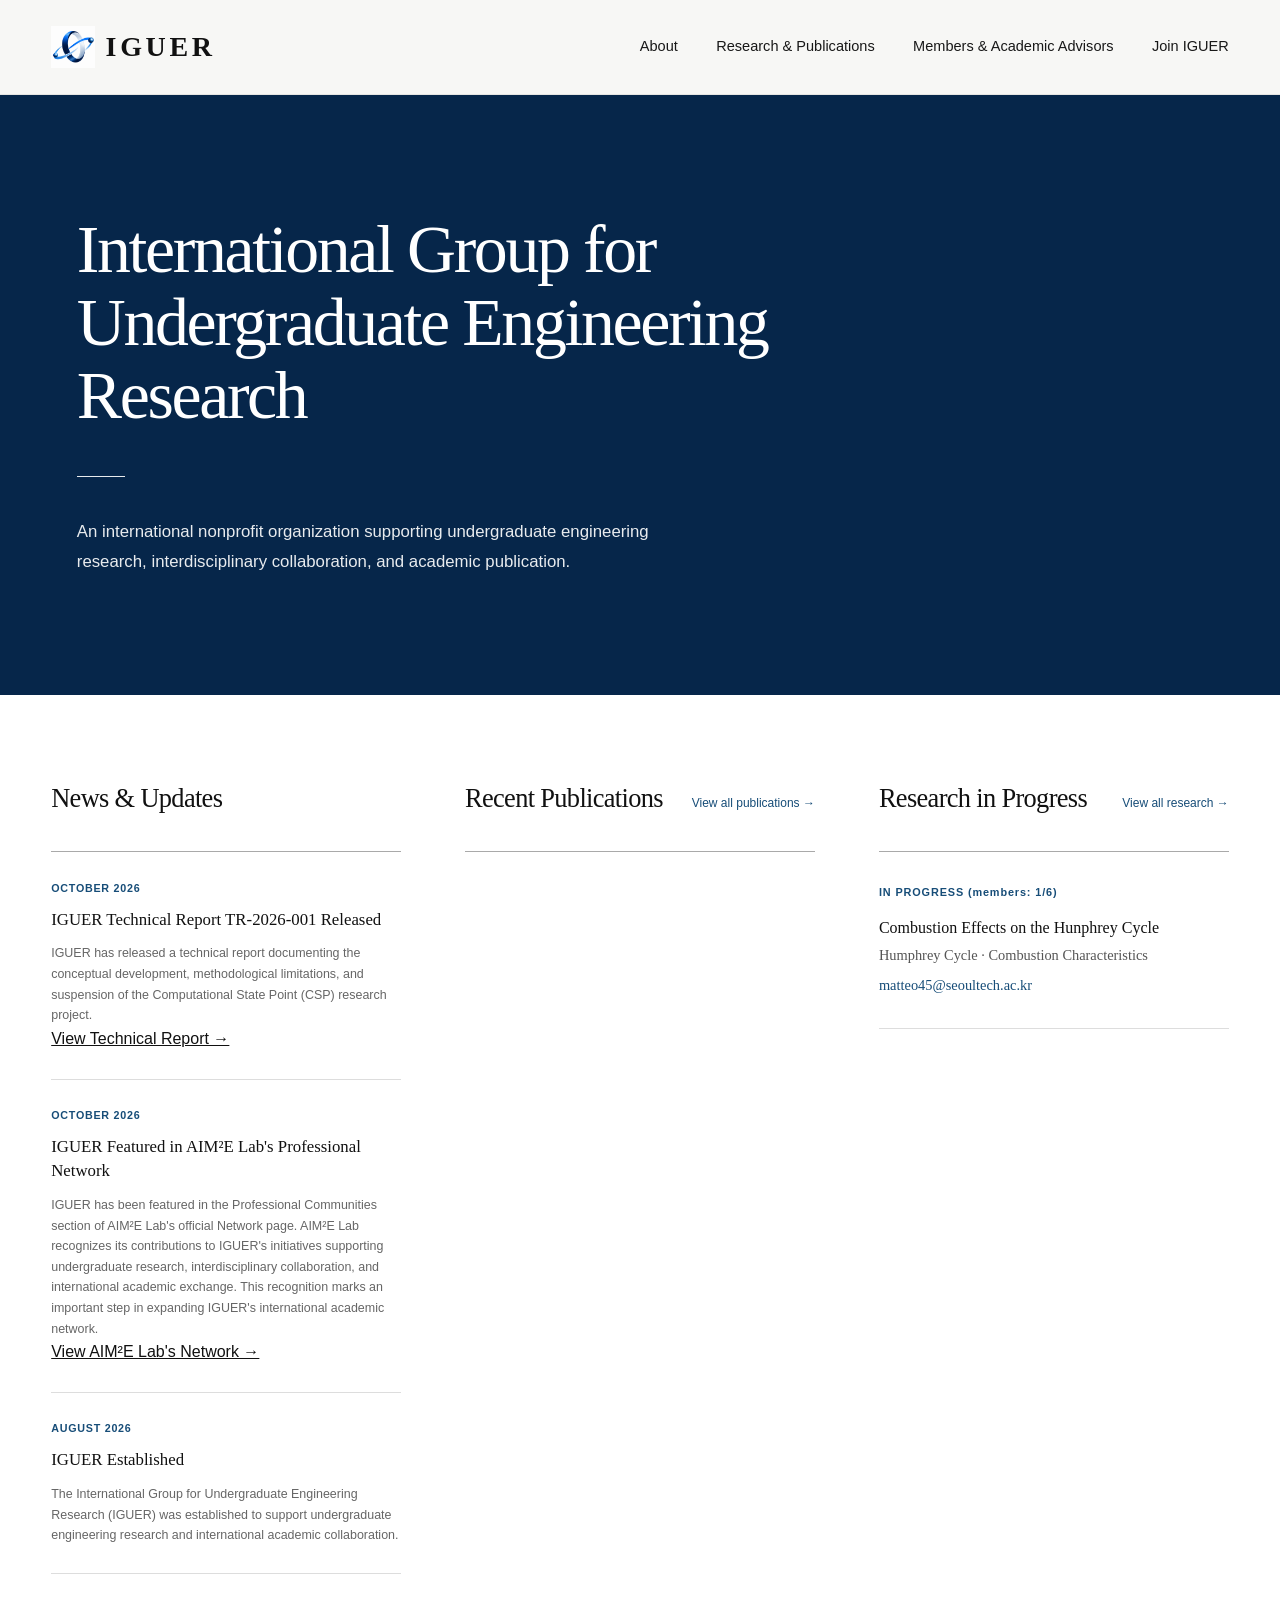
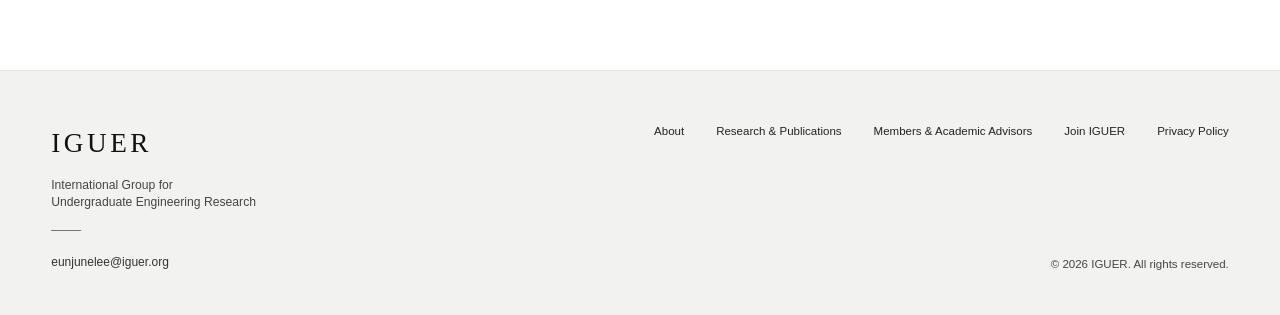
<file: index.html>
<!DOCTYPE html>
<html lang="en">
<head>
    <meta charset="UTF-8">
    <meta name="viewport" content="width=device-width, initial-scale=1.0">

    <title>IGUER | International Group for Undergraduate Engineering Research</title>

    <meta name="description"
          content="International Group for Undergraduate Engineering Research (IGUER) is an international nonprofit organization supporting undergraduate engineering research, collaboration, and academic publication.">

    <link rel="stylesheet" href="style.css">
    <link rel="icon" type="image/png" href="assets/iguer-logo.png">
</head>

<body>

    <!-- TOP NAVIGATION -->
    <header class="site-header">
        <nav class="navbar">

            <a href="index.html" class="brand">
                <img
                    class="brand-logo"
                    src="assets/iguer-logo.png"
                    width="44"
                    height="44"
                    alt=""
                >
                <span>IGUER</span>
            </a>

            <button class="menu-toggle" aria-label="Open navigation menu">
                <span></span>
                <span></span>
                <span></span>
            </button>

            <div class="nav-links">
                <a href="about.html">About</a>
                <a href="research.html">Research &amp; Publications</a>
                <a href="members.html">Members & Academic Advisors</a>
                <a href="join.html">Join IGUER</a>
            </div>

        </nav>
    </header>


    <!-- HERO -->
    <section class="hero">

        <div class="hero-content">

            <h1>
                International Group for<br>
                Undergraduate Engineering<br>
                Research
            </h1>

            <div class="hero-line"></div>

            <p class="hero-description">
                An international nonprofit organization supporting
                undergraduate engineering research, interdisciplinary
                collaboration, and academic publication.
            </p>

        </div>

    </section>

    <!-- HOME CONTENT -->
    <main class="home-grid">
    
    
        <!-- =========================
             NEWS & UPDATES
        ========================== -->
        <section class="home-column">
    
            <div class="section-header">
                <h2>News &amp; Updates</h2>
            </div>
    
            <div class="section-rule"></div>
    
    
            <!-- CURRENT NEWS -->
            
            <article class="news-item">
            
                <p class="news-date">OCTOBER 2026</p>
            
                <h3>
                    IGUER Technical Report TR-2026-001 Released
                </h3>
            
                <p class="news-description">
                    IGUER has released a technical report documenting
                    the conceptual development, methodological limitations,
                    and suspension of the Computational State Point
                    (CSP) research project.
                </p>
            
                <a href="research.html">
                    View Technical Report →
                </a>
            
            </article>
            
            <div class="item-rule"></div>

            <article class="news-item">
            
                <p class="news-date">OCTOBER 2026</p>
            
                <h3>
                    IGUER Featured in AIM²E Lab's Professional Network
                </h3>
            
                <p class="news-description">
                    IGUER has been featured in the Professional Communities
                    section of AIM²E Lab's official Network page.
                    AIM²E Lab recognizes its contributions to IGUER's initiatives
                    supporting undergraduate research, interdisciplinary
                    collaboration, and international academic exchange.
                    This recognition marks an important step in expanding
                    IGUER's international academic network.
                </p>
            
                <a href="https://aim2elab.com/network/"
                   target="_blank"
                   rel="noopener noreferrer">
                    View AIM²E Lab's Network →
                </a>
            
            </article>

            <div class="item-rule"></div>
            
            <article class="news-item">
    
                <p class="news-date">AUGUST 2026</p>
    
                <h3>
                    IGUER Established
                </h3>
    
                <p class="news-description">
                    The International Group for Undergraduate Engineering Research
                    (IGUER) was established to support undergraduate engineering
                    research and international academic collaboration.
                </p>
    
            </article>
    
            <div class="item-rule"></div>
            
    
    
            <!--
            ==================================================
            NEWS TEMPLATE
    
            새로운 소식을 추가할 때 아래 article과 item-rule을
            복사해서 이 주석 바깥에 붙여넣으세요.
            ==================================================
    
            <article class="news-item">
    
                <p class="news-date">MONTH YEAR</p>
    
                <h3>
                    News Title
                </h3>
    
                <p class="news-description">
                    Brief description of the news or update.
                </p>
    
            </article>
    
            <div class="item-rule"></div>
    
            -->
    
    
        </section>
    
    
    
        <!-- =========================
             RECENT PUBLICATIONS
        ========================== -->
        <section class="home-column">
    
            <div class="section-header">
    
                <h2>Recent Publications</h2>
    
                <a href="research.html">
                    View all publications →
                </a>
    
            </div>
    
            <div class="section-rule"></div>
    
    
            <!--
            ==================================================
            RECENT PUBLICATION TEMPLATE
    
            새 publication이 생기면 아래 article과 item-rule을
            복사해서 이 주석 바깥에 붙여넣으세요.
            ==================================================
    
            <article class="publication">
    
                <p class="publication-type">
                    JOURNAL ARTICLE
                </p>
    
                <h3>
                    Publication Title
                </h3>
    
                <p class="publication-info">
                    Author 1, Author 2 · Journal Name · 2026
                </p>
    
            </article>
    
            <div class="item-rule"></div>
    
            -->
    
    
        </section>
    
    
    
        <!-- =========================
             RESEARCH IN PROGRESS
        ========================== -->
        <section class="home-column">
    
            <div class="section-header">
    
                <h2>Research in Progress</h2>
    
                <a href="research.html">
                    View all research →
                </a>
    
            </div>
    
            <div class="section-rule"></div>

            <article class="research">
    
                <p class="research-status">
                    IN PROGRESS (members: 1/6)
                </p>
    
                <h3>
                    Combustion Effects on the Hunphrey Cycle
                </h3>
    
                <p class="research-info">
                    Humphrey Cycle · Combustion Characteristics
                </p>

                <p class="email">
                    matteo45@seoultech.ac.kr
                </p>
    
            </article>
    
            <div class="item-rule"></div>
    
            <!--
            ==================================================
            RESEARCH IN PROGRESS TEMPLATE
    
            새 연구 프로젝트를 Home에 표시할 때 아래 article과
            item-rule을 복사해서 이 주석 바깥에 붙여넣으세요.
            ==================================================
    
            <article class="research">
    
                <p class="research-status">
                    IN PROGRESS
                </p>
    
                <h3>
                    Research Project Title
                </h3>
    
                <p class="research-info">
                    Keyword 1 · Keyword 2 · Keyword 3
                </p>

                <p class="email">
                    email
                </p>
    
            </article>
    
            <div class="item-rule"></div>
    
            -->
    
    
        </section>
    
    
    </main>

    <!-- FOOTER -->
    <footer class="site-footer">

        <div class="footer-inner">

            <div class="footer-identity">

                <strong>IGUER</strong>

                <p>
                    International Group for<br>
                    Undergraduate Engineering Research
                </p>

                <div class="footer-line"></div>

                <a href="mailto:eunjunelee@iguer.org">
                    eunjunelee@iguer.org
                </a>

            </div>


            <div class="footer-right">

                <nav class="footer-nav">
                    <a href="about.html">About</a>
                    <a href="research.html">Research &amp; Publications</a>
                    <a href="members.html">Members & Academic Advisors</a>
                    <a href="join.html">Join IGUER</a>
                    <a href="privacy.html">Privacy Policy</a>
                </nav>

                <p class="copyright">
                    © 2026 IGUER. All rights reserved.
                </p>

            </div>

        </div>

    </footer>

    <script>
        const menuToggle = document.querySelector('.menu-toggle');
        const navLinks = document.querySelector('.nav-links');
    
        menuToggle.addEventListener('click', function () {
            navLinks.classList.toggle('open');
        });
    </script>
    
</body>
</html>
</file>
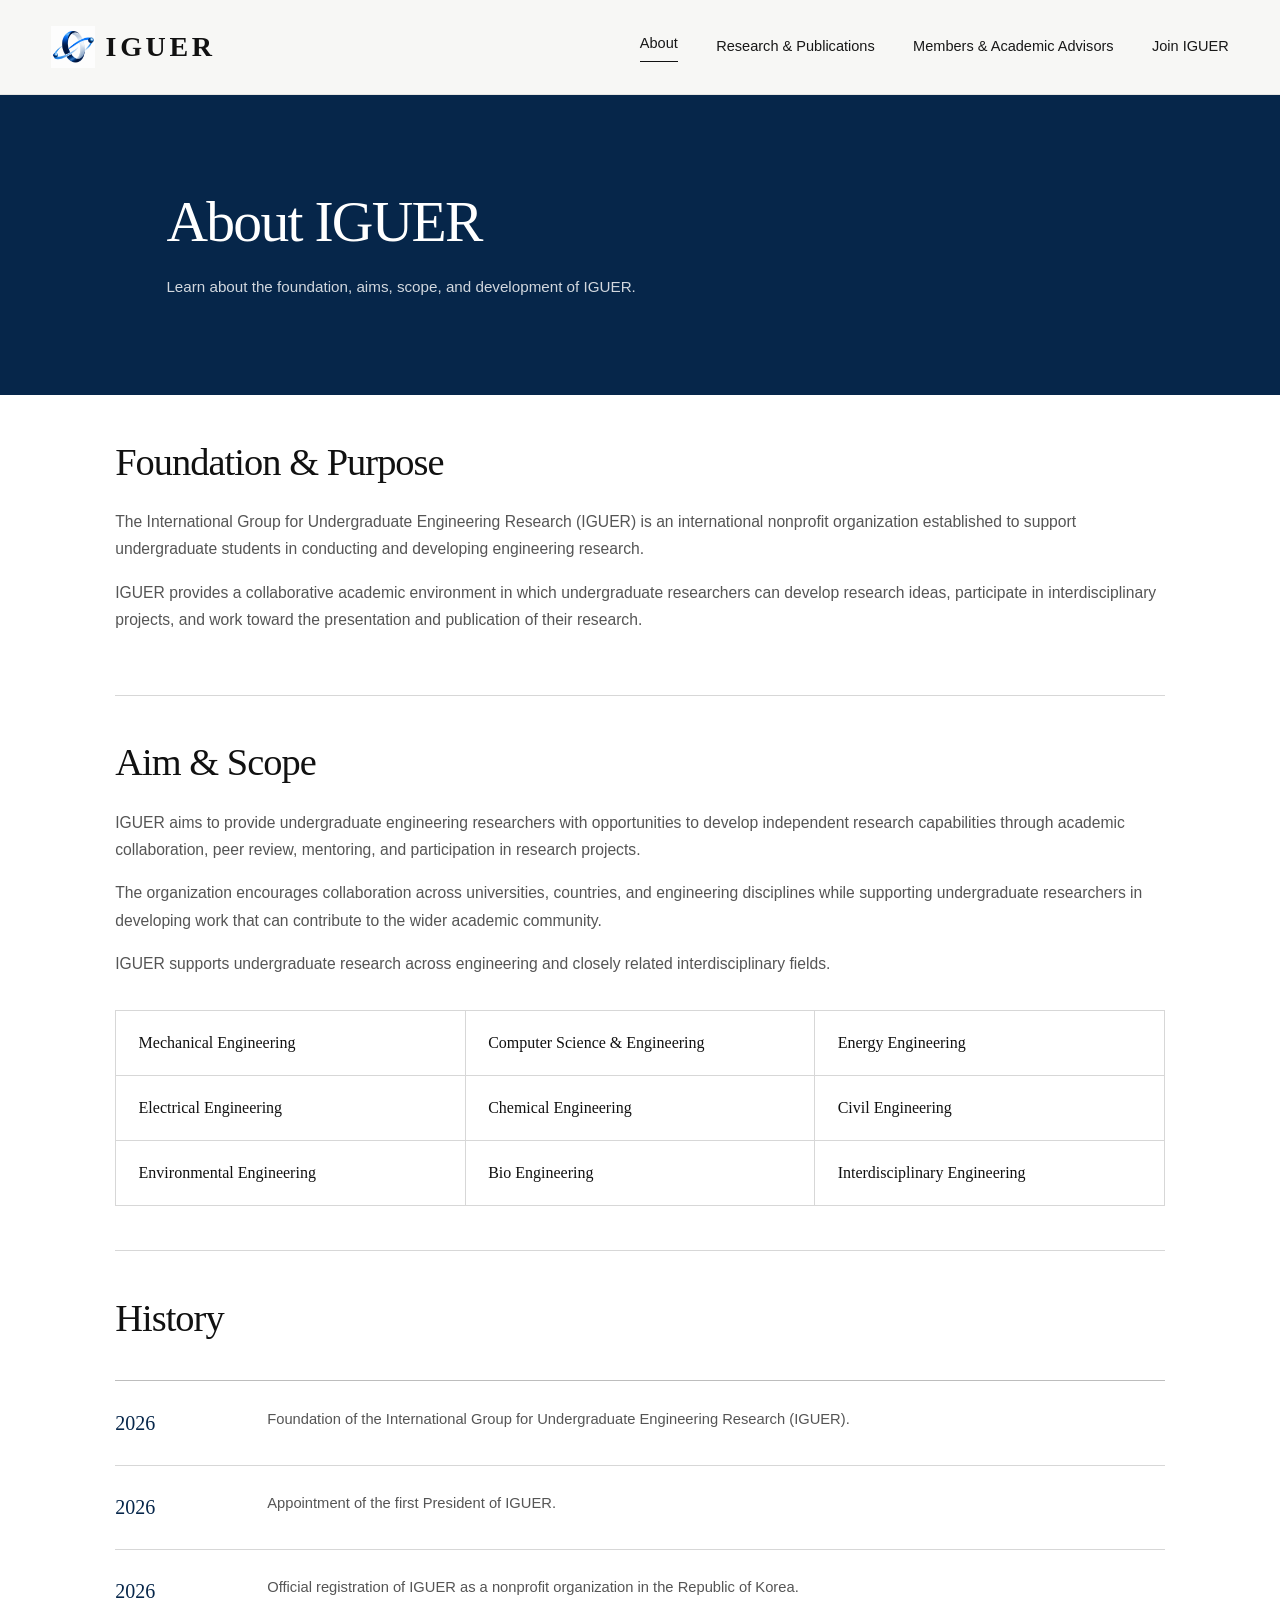
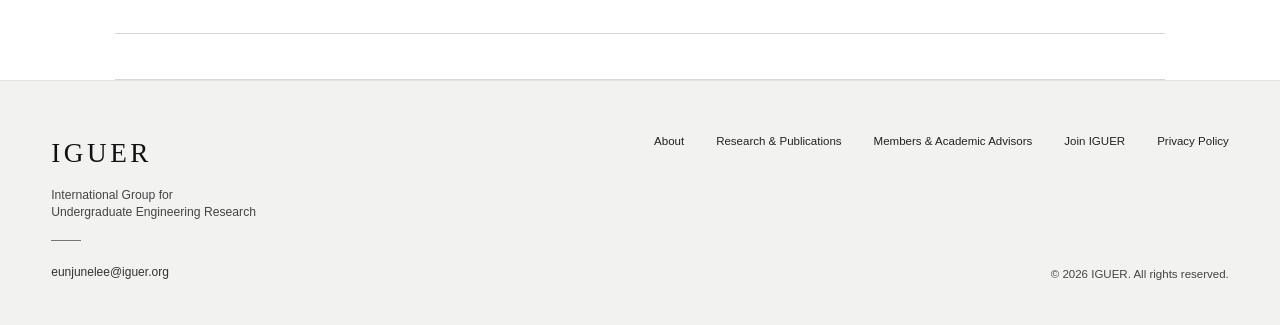
<file: about.html>
<!DOCTYPE html>
<html lang="en">
<head>
    <meta charset="UTF-8">
    <meta name="viewport" content="width=device-width, initial-scale=1.0">

    <title>About IGUER | International Group for Undergraduate Engineering Research</title>

    <meta name="description"
          content="Learn about the foundation, aims, scope, and history of the International Group for Undergraduate Engineering Research (IGUER).">

    <link rel="stylesheet" href="style.css">
    <link rel="icon" type="image/png" href="assets/iguer-logo.png">
</head>

<body>

    <!-- TOP NAVIGATION -->
    <header class="site-header">
        <nav class="navbar">

            <a href="index.html" class="brand">
                <img
                    class="brand-logo"
                    src="assets/iguer-logo.png"
                    width="44"
                    height="44"
                    alt=""
                >
                <span>IGUER</span>
            </a>

            <button class="menu-toggle" aria-label="Open navigation menu">
                <span></span>
                <span></span>
                <span></span>
            </button>

            <div class="nav-links">
                <a href="about.html" class="active">About</a>
                <a href="research.html">Research &amp; Publications</a>
                <a href="members.html">Members &amp; Academic Advisors</a>
                <a href="join.html">Join IGUER</a>
            </div>

        </nav>
    </header>


    <!-- ABOUT HERO -->
    <section class="page-hero">
        <div class="page-hero-content">

            <h1>About IGUER</h1>

            <p>
                Learn about the foundation, aims, scope,
                and development of IGUER.
            </p>

        </div>
    </section>


    <!-- ABOUT CONTENT -->
    <main class="about-main">


        <!-- FOUNDATION & PURPOSE -->
        <section class="about-section">

            <div class="about-content">

                <h2>Foundation &amp; Purpose</h2>

                <p>
                    The International Group for Undergraduate Engineering
                    Research (IGUER) is an international nonprofit organization
                    established to support undergraduate students in conducting
                    and developing engineering research.
                </p>

                <p>
                    IGUER provides a collaborative academic environment in which
                    undergraduate researchers can develop research ideas,
                    participate in interdisciplinary projects, and work toward
                    the presentation and publication of their research.
                </p>

            </div>

        </section>


        <!-- AIM & SCOPE -->
        <section class="about-section">

            <div class="about-content">

                <h2>Aim &amp; Scope</h2>

                <p>
                    IGUER aims to provide undergraduate engineering researchers
                    with opportunities to develop independent research capabilities
                    through academic collaboration, peer review, mentoring, and
                    participation in research projects.
                </p>

                <p>
                    The organization encourages collaboration across universities,
                    countries, and engineering disciplines while supporting
                    undergraduate researchers in developing work that can contribute
                    to the wider academic community.
                </p>

                <p>
                    IGUER supports undergraduate research across engineering
                    and closely related interdisciplinary fields.
                </p>


                <!-- RESEARCH FIELDS -->
                <div class="scope-grid">

                    <div>Mechanical Engineering</div>
                    <div>Computer Science &amp; Engineering</div>
                    <div>Energy Engineering</div>
                
                    <div>Electrical Engineering</div>
                    <div>Chemical Engineering</div>
                    <div>Civil Engineering</div>
                
                    <div>Environmental Engineering</div>
                    <div>Bio Engineering</div>
                    <div>Interdisciplinary Engineering</div>
                
                </div>

            </div>

        </section>


        <!-- HISTORY -->
        <section class="about-section">

            <div class="about-content">

                <h2>History</h2>

                <div class="timeline">

                    <div class="timeline-item">
                        <div class="timeline-year">2026</div>
                
                        <div class="timeline-description">
                            Foundation of the International Group for
                            Undergraduate Engineering Research (IGUER).
                        </div>
                    </div>
                
                
                    <div class="timeline-item">
                        <div class="timeline-year">2026</div>
                
                        <div class="timeline-description">
                            Appointment of the first President of IGUER.
                        </div>
                    </div>
                
                
                    <div class="timeline-item">
                        <div class="timeline-year">2026</div>
                
                        <div class="timeline-description">
                            Official registration of IGUER as a nonprofit
                            organization in the Republic of Korea.
                        </div>
                    </div>
                
                </div>

            </div>

        </section>


    </main>


    <!-- FOOTER -->
    <footer class="site-footer">

        <div class="footer-inner">


            <!-- ORGANIZATION -->
            <div class="footer-identity">

                <strong>IGUER</strong>

                <p>
                    International Group for<br>
                    Undergraduate Engineering Research
                </p>

                <div class="footer-line"></div>

                <a href="mailto:eunjunelee@iguer.org">
                    eunjunelee@iguer.org
                </a>

            </div>


            <!-- FOOTER NAVIGATION -->
            <div class="footer-right">

                <nav class="footer-nav">

                    <a href="about.html">
                        About
                    </a>

                    <a href="research.html">
                        Research &amp; Publications
                    </a>

                    <a href="members.html">
                        Members &amp; Academic Advisors
                    </a>

                    <a href="join.html">
                        Join IGUER
                    </a>
                    <a href="privacy.html">Privacy Policy</a>

                </nav>


                <p class="copyright">
                    © 2026 IGUER. All rights reserved.
                </p>

            </div>


        </div>

    </footer>

    <script>
        const menuToggle = document.querySelector('.menu-toggle');
        const navLinks = document.querySelector('.nav-links');
    
        menuToggle.addEventListener('click', function () {
            navLinks.classList.toggle('open');
        });
    </script>
    
</body>
</html>
</file>
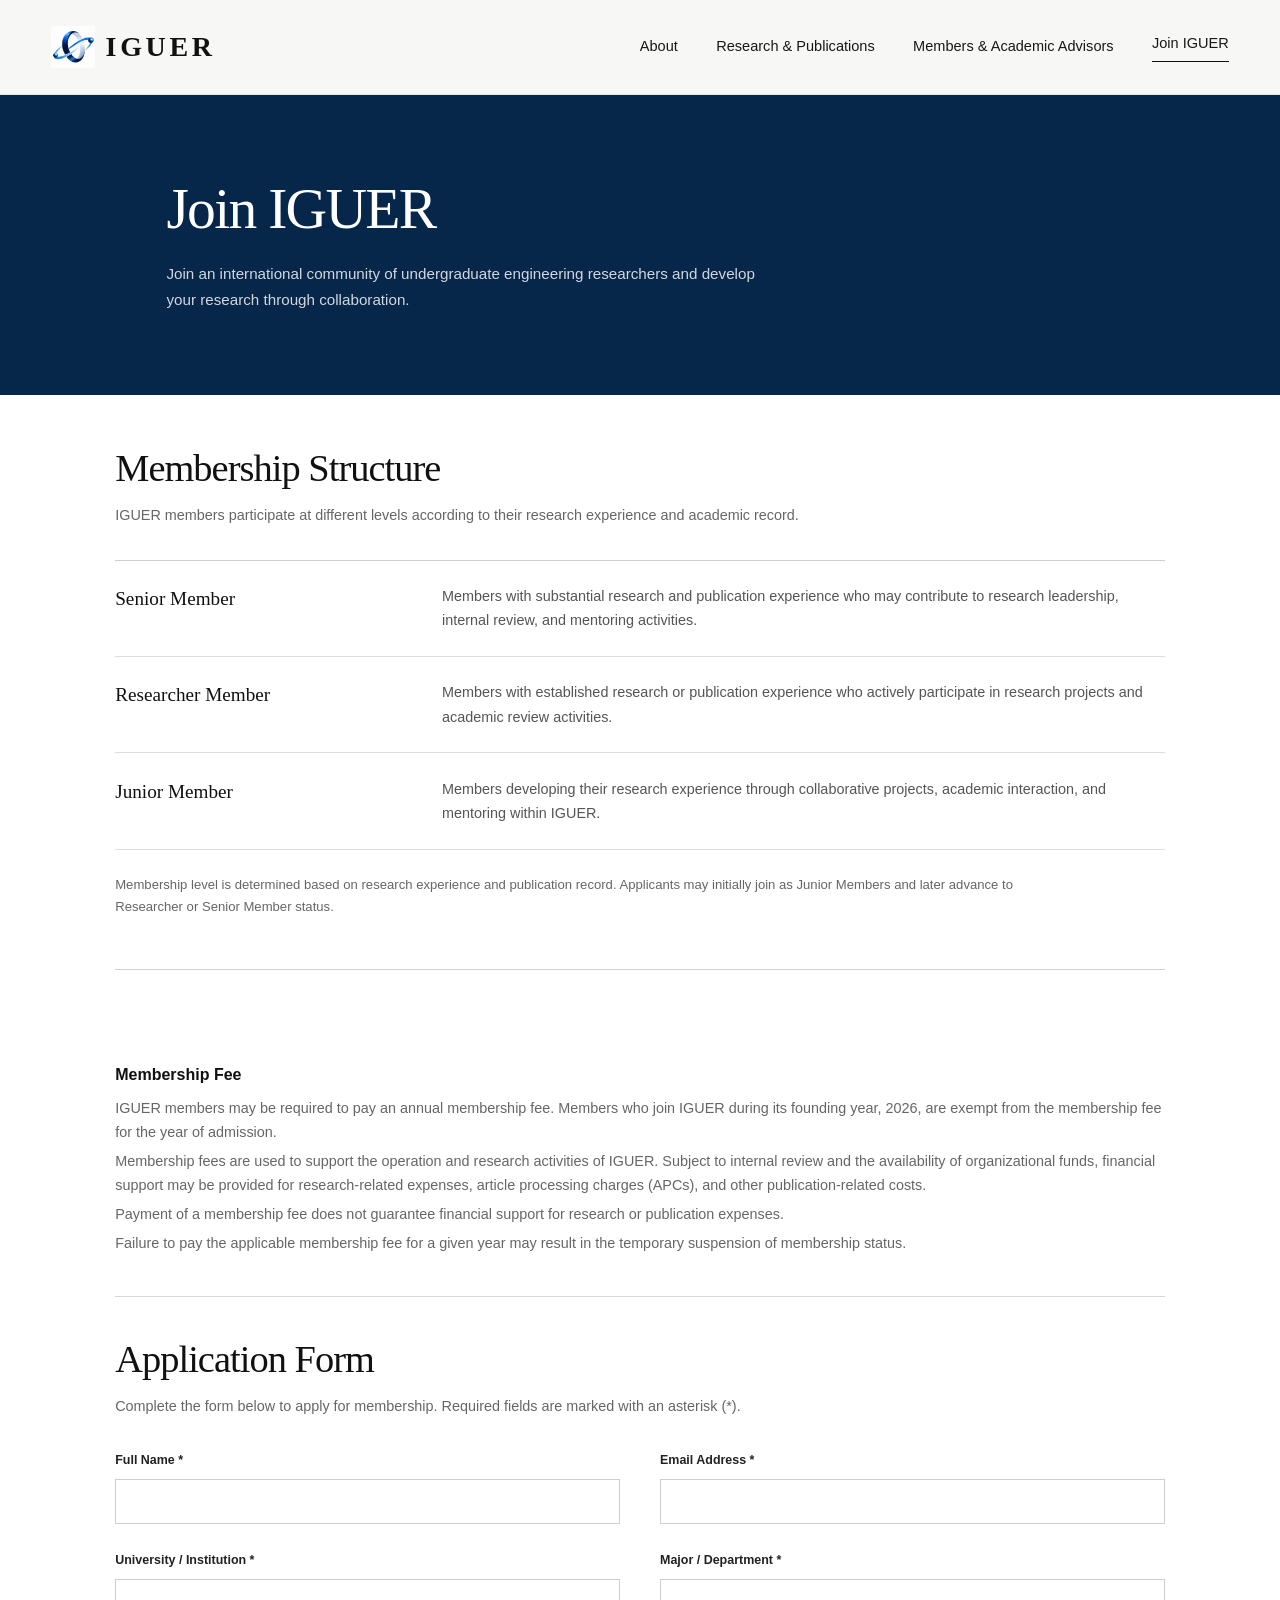
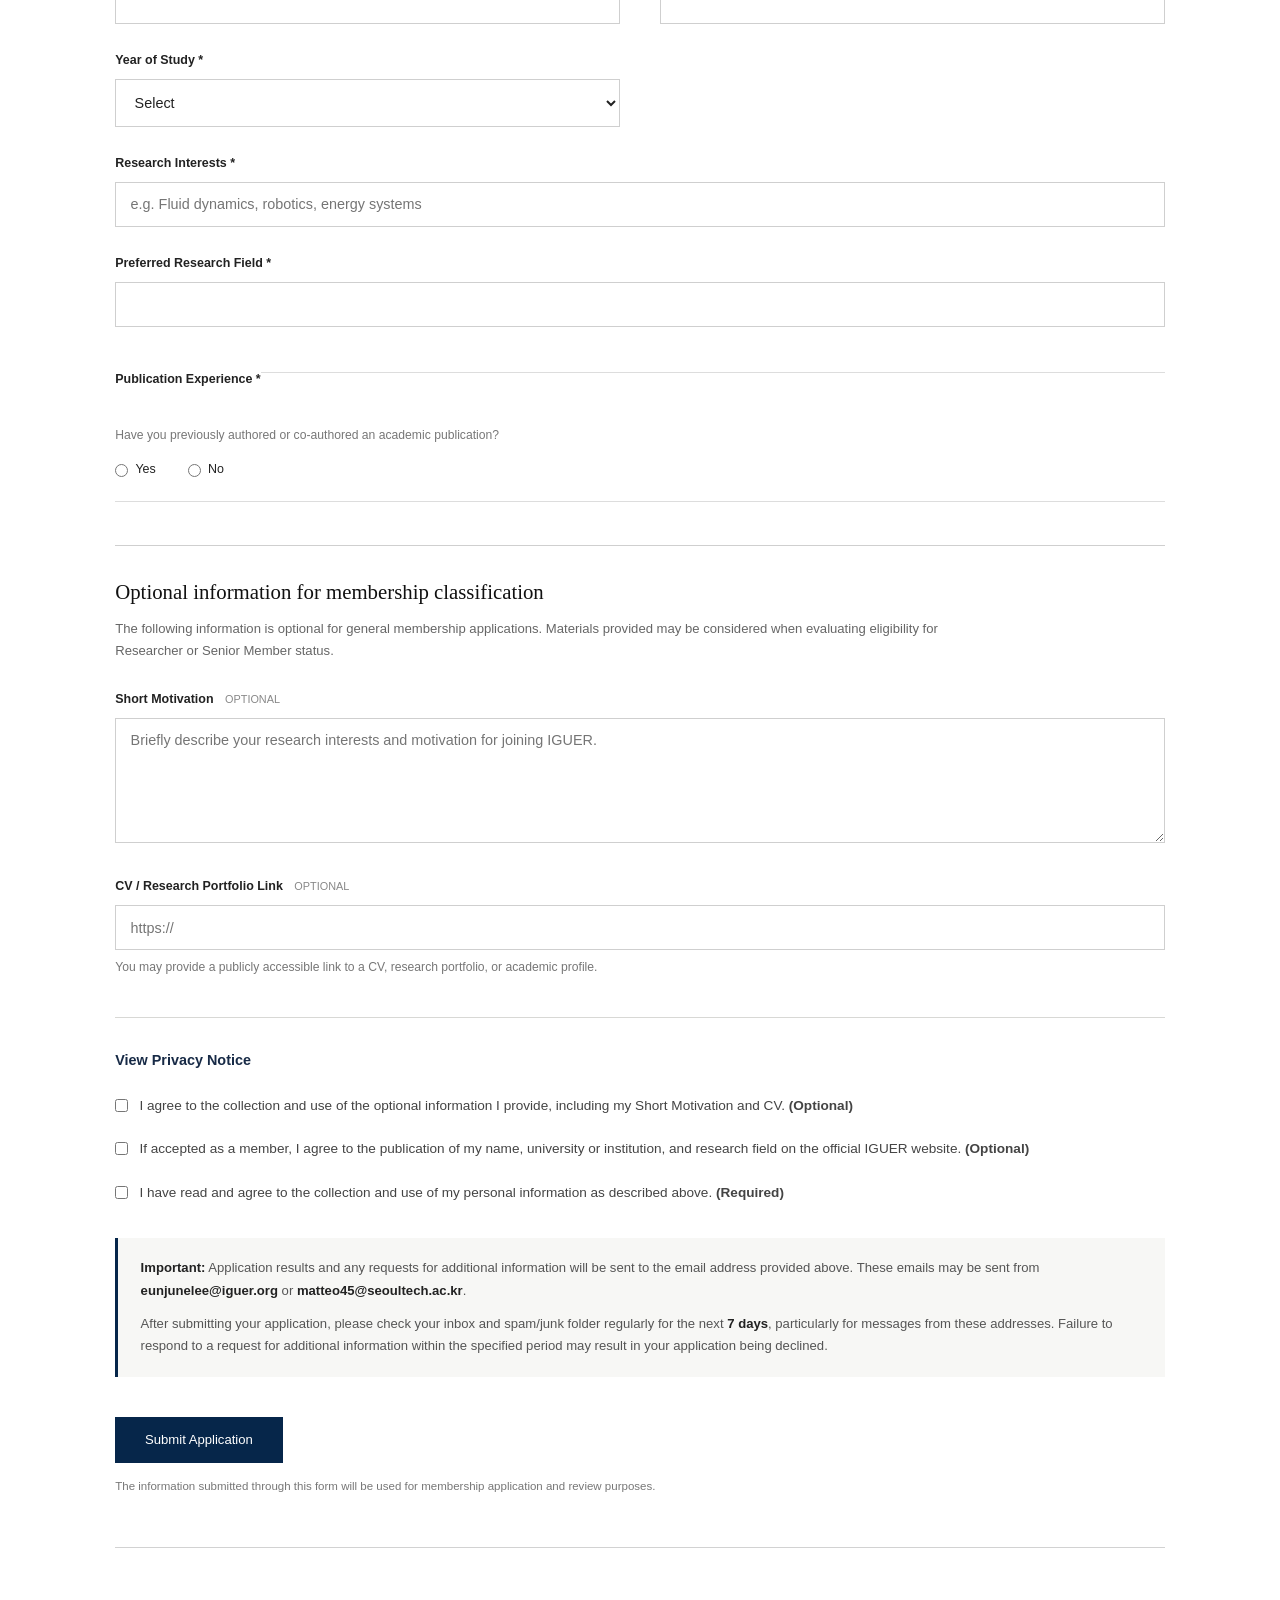
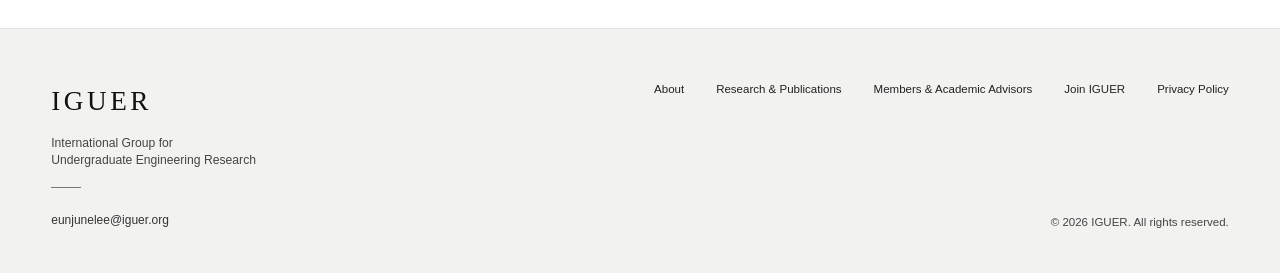
<file: join.html>
<!DOCTYPE html>
<html lang="en">
<head>
    <meta charset="UTF-8">
    <meta name="viewport" content="width=device-width, initial-scale=1.0">

    <title>Join IGUER | International Group for Undergraduate Engineering Research</title>

    <meta name="description"
          content="Apply to join the International Group for Undergraduate Engineering Research (IGUER).">

    <link rel="stylesheet" href="style.css">
    <link rel="icon" type="image/png" href="assets/iguer-logo.png">
</head>

<body>

    <!-- TOP NAVIGATION -->
    <header class="site-header">
        <nav class="navbar">

            <a href="index.html" class="brand">
                <img
                    class="brand-logo"
                    src="assets/iguer-logo.png"
                    width="44"
                    height="44"
                    alt=""
                >
                <span>IGUER</span>
            </a>

            <button class="menu-toggle" aria-label="Open navigation menu">
                <span></span>
                <span></span>
                <span></span>
            </button>
            
            <div class="nav-links">
                <a href="about.html">About</a>
                <a href="research.html">Research &amp; Publications</a>
                <a href="members.html">Members &amp; Academic Advisors</a>
                <a href="join.html" class="active">Join IGUER</a>
            </div>

        </nav>
    </header>


    <!-- PAGE HERO -->
    <section class="page-hero">
        <div class="page-hero-content">

            <h1>Join IGUER</h1>

            <p>
                Join an international community of undergraduate
                engineering researchers and develop your research
                through collaboration.
            </p>

        </div>
    </section>


    <!-- MAIN -->
    <main class="join-main">


        <!-- MEMBERSHIP STRUCTURE -->
        <section class="join-section">

            <div class="join-section-heading">
                <h2>Membership Structure</h2>

                <p>
                    IGUER members participate at different levels according
                    to their research experience and academic record.
                </p>
            </div>


            <div class="membership-levels">

                <article class="membership-level">

                    <div class="membership-name">
                        <h3>Senior Member</h3>
                    </div>

                    <div class="membership-description">
                        <p>
                            Members with substantial research and publication
                            experience who may contribute to research leadership,
                            internal review, and mentoring activities.
                        </p>
                    </div>

                </article>


                <article class="membership-level">

                    <div class="membership-name">
                        <h3>Researcher Member</h3>
                    </div>

                    <div class="membership-description">
                        <p>
                            Members with established research or publication
                            experience who actively participate in research
                            projects and academic review activities.
                        </p>
                    </div>

                </article>


                <article class="membership-level">

                    <div class="membership-name">
                        <h3>Junior Member</h3>
                    </div>

                    <div class="membership-description">
                        <p>
                            Members developing their research experience through
                            collaborative projects, academic interaction, and
                            mentoring within IGUER.
                        </p>
                    </div>

                </article>

            </div>


            <p class="membership-note">
                Membership level is determined based on research experience
                and publication record. Applicants may initially join as
                Junior Members and later advance to Researcher or Senior
                Member status.
            </p>

        </section>


        <!-- APPLICATION -->
        <section class="join-section application-section">
            <div class="membership-fee-notice">

                <h3>Membership Fee</h3>
            
                <p>
                    IGUER members may be required to pay an annual membership fee.
                    Members who join IGUER during its founding year, 2026, are exempt
                    from the membership fee for the year of admission.
                </p>
            
                <p>
                    Membership fees are used to support the operation and research
                    activities of IGUER. Subject to internal review and the availability
                    of organizational funds, financial support may be provided for
                    research-related expenses, article processing charges (APCs),
                    and other publication-related costs.
                </p>
            
                <p class="fee-note">
                    Payment of a membership fee does not guarantee financial support
                    for research or publication expenses.
                </p>

                <p>
                    Failure to pay the applicable membership fee for a given year
                    may result in the temporary suspension of membership status.
                </p>
            </div>

            <div class="join-section-heading">

                <h2>Application Form</h2>

                <p>
                    Complete the form below to apply for membership.
                    Required fields are marked with an asterisk (*).
                </p>

            </div>


            <!-- Form action will be connected later -->
            <form 
                class="application-form"
                action="https://formspree.io/f/xljrywwn"
                method="POST">


                <div class="form-grid">

                    <!-- NAME -->
                    <div class="form-field">
                        <label for="full-name">
                            Full Name *
                        </label>

                        <input
                            type="text"
                            id="full-name"
                            name="full_name"
                            required>
                    </div>


                    <!-- EMAIL -->
                    <div class="form-field">
                        <label for="email">
                            Email Address *
                        </label>

                        <input
                            type="email"
                            id="email"
                            name="email"
                            required>
                    </div>


                    <!-- UNIVERSITY -->
                    <div class="form-field">
                        <label for="university">
                            University / Institution *
                        </label>

                        <input
                            type="text"
                            id="university"
                            name="university"
                            required>
                    </div>

                    <!-- MAJOR -->
                    <div class="form-field">
                        <label for="major">
                            Major / Department *
                        </label>

                        <input
                            type="text"
                            id="major"
                            name="major"
                            required>
                    </div>


                    <!-- YEAR -->
                    <div class="form-field">
                        <label for="year">
                            Year of Study *
                        </label>

                        <select id="year" name="year_of_study" required>
                            <option value="" selected disabled>
                                Select
                            </option>

                            <option value="1">1st Year</option>
                            <option value="2">2nd Year</option>
                            <option value="3">3rd Year</option>
                            <option value="4">4th Year</option>
                            <option value="5+">5th Year or Above</option>
                        </select>
                    </div>


                    <!-- RESEARCH INTERESTS -->
                    <div class="form-field form-wide">
                        <label for="research-interests">
                            Research Interests *
                        </label>

                        <input
                            type="text"
                            id="research-interests"
                            name="research_interests"
                            placeholder="e.g. Fluid dynamics, robotics, energy systems"
                            required>
                    </div>


                    <!-- PREFERRED FIELD -->
                    <div class="form-field form-wide">
                        <label for="preferred-field">
                            Preferred Research Field *
                        </label>

                        <input
                            type="text"
                            id="preferred-field"
                            name="preferred_research_field"
                            required>
                    </div>


                    <!-- PUBLICATION EXPERIENCE -->
                    <fieldset class="form-field form-wide radio-field">

                        <legend>
                            Publication Experience *
                        </legend>

                        <p class="field-description">
                            Have you previously authored or co-authored
                            an academic publication?
                        </p>

                        <div class="radio-options">

                            <label>
                                <input
                                    type="radio"
                                    name="publication_experience"
                                    value="Yes"
                                    required>
                                Yes
                            </label>

                            <label>
                                <input
                                    type="radio"
                                    name="publication_experience"
                                    value="No">
                                No
                            </label>

                        </div>

                    </fieldset>


                    <!-- OPTIONAL INFORMATION -->
                    <div class="optional-heading form-wide">

                        <h3>
                            Optional information for membership classification
                        </h3>

                        <p>
                            The following information is optional for general
                            membership applications. Materials provided may be
                            considered when evaluating eligibility for Researcher
                            or Senior Member status.
                        </p>

                    </div>


                    <!-- MOTIVATION -->
                    <div class="form-field form-wide">

                        <label for="motivation">
                            Short Motivation
                            <span class="optional-label">Optional</span>
                        </label>

                        <textarea
                            id="motivation"
                            name="short_motivation"
                            rows="5"
                            placeholder="Briefly describe your research interests and motivation for joining IGUER."></textarea>

                    </div>


                    <!-- CV / PORTFOLIO -->
                    <div class="form-field form-wide">

                        <label for="portfolio">
                            CV / Research Portfolio Link
                            <span class="optional-label">Optional</span>
                        </label>

                        <input
                            type="url"
                            id="portfolio"
                            name="portfolio_url"
                            placeholder="https://">

                        <p class="field-description">
                            You may provide a publicly accessible link to a CV,
                            research portfolio, or academic profile.
                        </p>

                    </div>

                </div>

                <!-- PRIVACY CONSENT -->
                <div class="privacy-consent">
                
                    <button
                        type="button"
                        class="privacy-notice-button"
                        onclick="togglePrivacyNotice()"
                        aria-expanded="false"
                        id="privacyNoticeButton"
                    >
                        View Privacy Notice
                    </button>

                    <div class="privacy-notice" id="privacyNotice">

                        <h3>Consent to Collection and Use of Personal Information</h3>
                    
                        <h4>1. Purpose of Collection and Use</h4>
                        <p>
                            IGUER collects and uses personal information for the assessment
                            of eligibility for IGUER membership and, for successful applicants,
                            membership administration and record management.
                            
                        </p>

                        <br>
                    
                        <h4>2. Personal Information Collected</h4>
                        <p>
                            <strong>Required information:</strong>
                            Full name, email address, year of study, university or institution,
                            major or department, and publication experience.
                            
                        </p>
                    
                        <p>
                            <strong>Optional information:</strong>
                            Short Motivation and CV / Research Portfolio Link.
                            
                        </p>

                        <br>
                        
                        <h4>3. Retention and Disposal</h4>
                    
                        <p>
                            <strong>Successful applicants:</strong>
                            Full name, email address, university or institution,
                            major or department, and publication experience will be retained
                            while membership remains active. Year of study will be deleted
                            within three months after notification of acceptance.
                        </p>
                    
                        <p>
                            Optional information, including Short Motivation and
                            CV / Research Portfolio Link, will be deleted within three months
                            after notification of the application result.
                        </p>
                    
                        <p>
                            Upon withdrawal from IGUER, retained personal information will be
                            deleted within three months from the date of withdrawal.
                        </p>
                    
                        <p>
                            <strong>Unsuccessful applicants:</strong>
                            All personal information collected through the application will be
                            deleted within three months after notification of the application result.
                            
                        </p>

                        <br>
                        
                        <h4>4. Use of Form Processing Service</h4>
                        <p>
                            IGUER uses Formspree, a third-party form processing service provided
                            by Formspree, Inc., to receive membership applications submitted
                            through this website.
                        </p>
                    
                        <p>
                            Information submitted through this form may be transmitted to and
                            processed by Formspree for the purpose of delivering the application
                            to IGUER. According to Formspree's Privacy Policy, information may be
                            processed in the United States and other countries where Formspree
                            operates.
                            
                        </p>

                        <br>
                    
                        <h4>5. Right to Refuse Consent</h4>
                        <p>
                            Applicants have the right to refuse consent to the collection and use
                            of their personal information. However, the required information above
                            is necessary for membership application and eligibility assessment.
                            Therefore, refusal to provide consent may prevent IGUER from processing
                            the application.
                            
                        </p>

                        <br>

                        <h4>6. Publication of Member Information</h4>

                        <p>
                            For applicants who are accepted as IGUER members, IGUER may publish
                            the member's full name, university or institution, and research field
                            on the official IGUER website for the purpose of presenting the
                            organization's membership and research community.
                        </p>
                        
                        <p>
                            Publication of this information is optional and is not a condition
                            of IGUER membership. Members may request modification or removal
                            of their published information at any time by contacting IGUER.
                            
                        </p>

                        <br>
                        
                        <p class="privacy-policy-link">
                            For more information about how IGUER handles personal information,
                            please see our
                            <a href="privacy.html" target="_blank" rel="noopener">
                                Privacy Policy
                            </a>.
                        </p>
                    
                    </div>

                    <label class="privacy-checkbox">
                        <input
                            type="checkbox"
                            name="optional_information_consent"
                            value="Agreed"
                        >
                        <span>
                            I agree to the collection and use of the optional information
                            I provide, including my Short Motivation and CV.
                            <strong>(Optional)</strong>
                        </span>
                    </label>

                    <label class="privacy-checkbox">
                        <input
                            type="checkbox"
                            name="member_profile_consent"
                            value="Agreed"
                        >
                        <span>
                            If accepted as a member, I agree to the publication of my
                            name, university or institution, and research field on the
                            official IGUER website.
                            <strong>(Optional)</strong>
                        </span>
                    </label>
                    
                    <label class="privacy-checkbox">
                        <input
                            type="checkbox"
                            name="privacy_consent"
                            value="Agreed"
                            required
                        >
                        <span>
                            I have read and agree to the collection and use of my personal
                            information as described above.
                            <strong>(Required)</strong>
                        </span>
                    </label>
                
                </div>

                <!-- APPLICATION EMAIL NOTICE -->
                <div class="application-email-notice">
                    <p>
                        <strong>Important:</strong>
                        Application results and any requests for additional information
                        will be sent to the email address provided above. These emails
                        may be sent from <strong>eunjunelee@iguer.org</strong> or
                        <strong>matteo45@seoultech.ac.kr</strong>.
                    </p>
                
                    <p>
                        After submitting your application, please check your inbox and
                        spam/junk folder regularly for the next <strong>7 days</strong>,
                        particularly for messages from these addresses. Failure to respond
                        to a request for additional information within the specified period
                        may result in your application being declined.
                    </p>
                </div>

                <div class="form-submit">

                    <button type="submit">
                        Submit Application
                    </button>

                    <p>
                        The information submitted through this form will be
                        used for membership application and review purposes.
                    </p>

                </div>

            </form>

        </section>


    </main>


    <!-- FOOTER -->
    <footer class="site-footer">

        <div class="footer-inner">

            <div class="footer-identity">

                <strong>IGUER</strong>

                <p>
                    International Group for<br>
                    Undergraduate Engineering Research
                </p>

                <div class="footer-line"></div>

                <a href="mailto:eunjunelee@iguer.org">
                    eunjunelee@iguer.org
                </a>

            </div>


            <div class="footer-right">

                <nav class="footer-nav">
                    <a href="about.html">About</a>
                    <a href="research.html">Research &amp; Publications</a>
                    <a href="members.html">Members &amp; Academic Advisors</a>
                    <a href="join.html">Join IGUER</a>
                    <a href="privacy.html">Privacy Policy</a>
                </nav>

                <p class="copyright">
                    © 2026 IGUER. All rights reserved.
                </p>

            </div>

        </div>

    </footer>

    <script>
        const menuToggle = document.querySelector('.menu-toggle');
        const navLinks = document.querySelector('.nav-links');
    
        menuToggle.addEventListener('click', function () {
            navLinks.classList.toggle('open');
        });

        function togglePrivacyNotice() {
            const notice = document.getElementById('privacyNotice');
            const button = document.getElementById('privacyNoticeButton');
        
            notice.classList.toggle('open');
        
            if (notice.classList.contains('open')) {
                button.textContent = 'Hide Privacy Notice';
                button.setAttribute('aria-expanded', 'true');
            } else {
                button.textContent = 'View Privacy Notice';
                button.setAttribute('aria-expanded', 'false');
            }
        }

        const motivationField = document.getElementById('motivation');
        const portfolioField = document.getElementById('portfolio');
        const optionalConsent = document.querySelector(
            'input[name="optional_information_consent"]'
        );
        
        function updateOptionalConsentRequirement() {
            const motivationProvided =
                motivationField.value.trim() !== '';
        
            const portfolioProvided =
                portfolioField.value.trim() !== '';
        
            const optionalInformationProvided =
                motivationProvided || portfolioProvided;
        
            // Short Motivation 또는 CV/Portfolio가 입력되었을 때만
            // Optional 개인정보 동의를 필수로 변경
            optionalConsent.required = optionalInformationProvided;
        }
        
        motivationField.addEventListener(
            'input',
            updateOptionalConsentRequirement
        );
        
        portfolioField.addEventListener(
            'input',
            updateOptionalConsentRequirement
        );
        
        // 페이지 로드 시에도 한 번 확인
        updateOptionalConsentRequirement();
        
    </script>
        
</body>
</html>
</file>
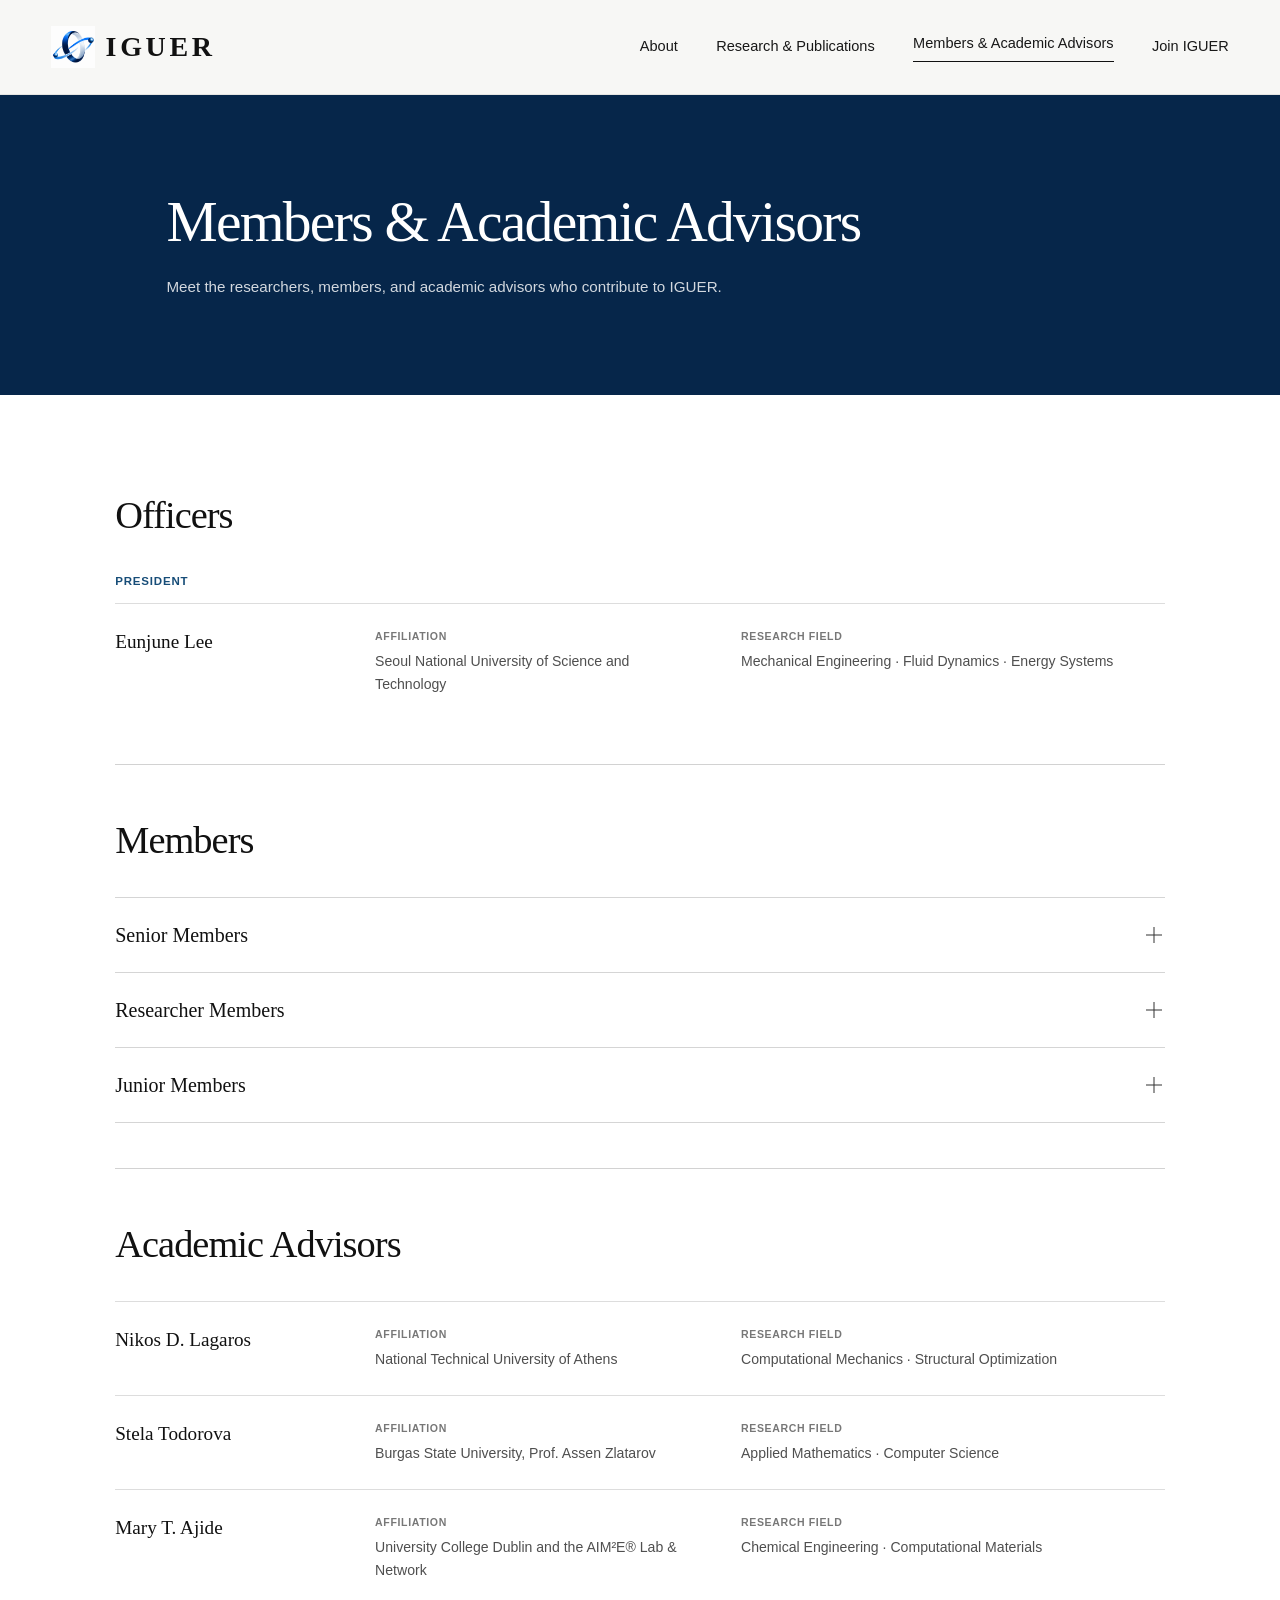
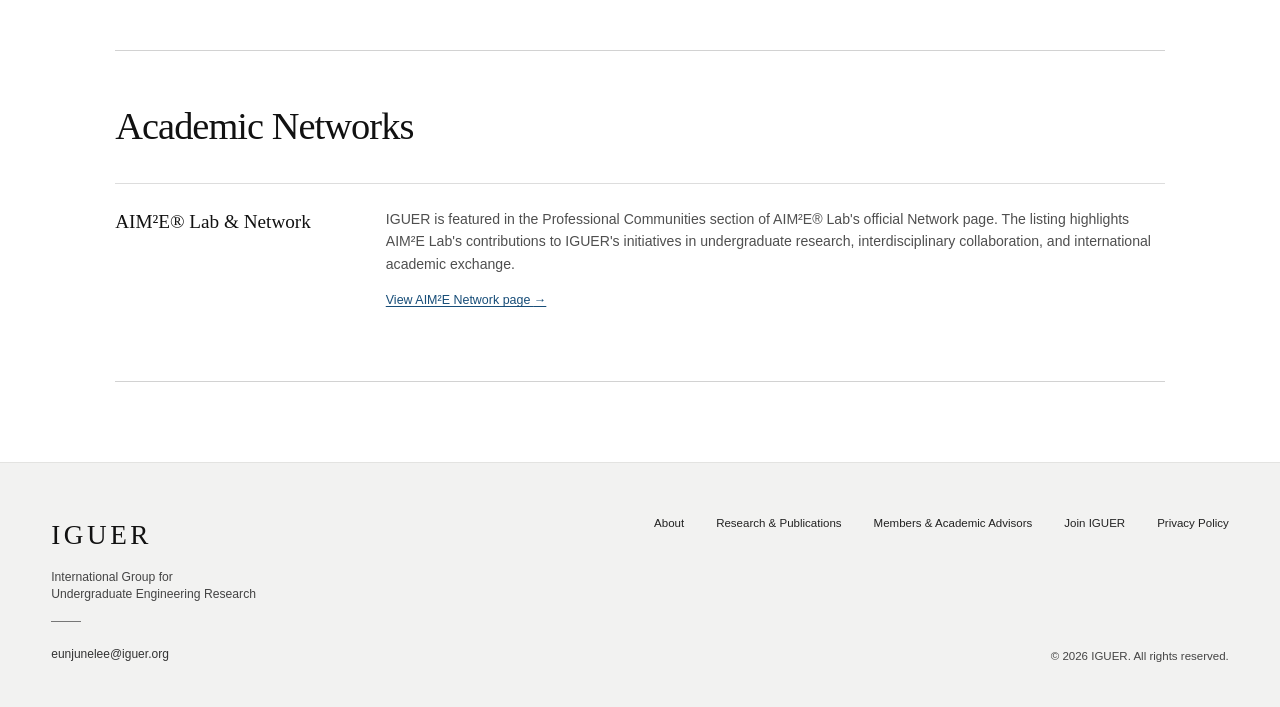
<file: members.html>
<!DOCTYPE html>
<html lang="en">
<head>
    <meta charset="UTF-8">
    <meta name="viewport" content="width=device-width, initial-scale=1.0">

    <title>Members & Academic Advisors | IGUER</title>

    <meta name="description"
          content="Meet the members and academic advisors of the International Group for Undergraduate Engineering Research (IGUER).">

    <link rel="stylesheet" href="style.css">
    <link rel="icon" type="image/png" href="assets/iguer-logo.png">
</head>

<body>

    <!-- TOP NAVIGATION -->
    <header class="site-header">
        <nav class="navbar">

            <a href="index.html" class="brand">
                <img
                    class="brand-logo"
                    src="assets/iguer-logo.png"
                    width="44"
                    height="44"
                    alt=""
                >
                <span>IGUER</span>
            </a>

            <button class="menu-toggle" aria-label="Open navigation menu">
                <span></span>
                <span></span>
                <span></span>
            </button>

            <div class="nav-links">
                <a href="about.html">About</a>
                <a href="research.html">Research &amp; Publications</a>
                <a href="members.html" class="active">Members &amp; Academic Advisors</a>
                <a href="join.html">Join IGUER</a>
            </div>

        </nav>
    </header>


    <!-- PAGE HERO -->
    <section class="page-hero">
        <div class="page-hero-content">

            <h1>Members &amp; Academic Advisors</h1>

            <p>
                Meet the researchers, members, and academic advisors
                who contribute to IGUER.
            </p>

        </div>
    </section>


    <!-- MAIN CONTENT -->
    <main class="members-main">


        <!-- OFFICERS -->
        <section class="people-section">

            <h2>Officers</h2>

            <div class="people-subsection">

                <h3>President</h3>

                <article class="person-row">

                    <div class="person-name">
                        Eunjune Lee
                    </div>

                    <div>
                        <span class="person-label">Affiliation</span>
                        <p>Seoul National University of Science and Technology</p>
                    </div>

                    <div>
                        <span class="person-label">Research Field</span>
                        <p>
                            Mechanical Engineering · Fluid Dynamics · Energy Systems
                        </p>
                    </div>

                </article>

            </div>

        </section>


        <!-- MEMBERS -->
        <section class="people-section">

            <h2>Members</h2>


            <!-- SENIOR MEMBERS -->
            <details class="member-accordion">

                <summary>
                    <span>Senior Members</span>
                    <span class="member-toggle"></span>
                </summary>

                <div class="member-list">

                    <!-- EUNJUNE LEE -->
                    <article class="person-row">

                        <div class="person-name">
                            Eunjune Lee
                        </div>

                        <div>
                            <span class="person-label">Affiliation</span>
                            <p>Seoul National University of Science and Technology</p>
                        </div>

                        <div>
                            <span class="person-label">Research Field</span>
                            <p>Mechanical Engineering · Fluid Dynamics · Energy Systems</p>
                        </div>
                        

                    </article>
                    <!--
                    <article class="person-row">

                        <div class="person-name">
                            Member Name
                        </div>

                        <div>
                            <span class="person-label">Affiliation</span>
                            <p>University / Institution</p>
                        </div>

                        <div>
                            <span class="person-label">Research Field</span>
                            <p>Research Area</p>
                        </div>
                        

                    </article>
                    -->

                </div>

            </details>


            <!-- RESEARCHER MEMBERS -->
            <details class="member-accordion">

                <summary>
                    <span>Researcher Members</span>
                    <span class="member-toggle"></span>
                </summary>

                <div class="member-list">

                    <!--
                    <article class="person-row">

                        <div class="person-name">
                            Member Name
                        </div>

                        <div>
                            <span class="person-label">Affiliation</span>
                            <p>University / Institution</p>
                        </div>

                        <div>
                            <span class="person-label">Research Field</span>
                            <p>Research Area</p>
                        </div>

                    </article>
                    -->

                </div>

            </details>


            <!-- JUNIOR MEMBERS -->
            <details class="member-accordion">

                <summary>
                    <span>Junior Members</span>
                    <span class="member-toggle"></span>
                </summary>

                <div class="member-list">

                    <article class="person-row">

                        <div class="person-name">
                            Hyeonseong Kim
                        </div>

                        <div>
                            <span class="person-label">Affiliation</span>
                            <p>Dongguk University WISE Campus</p>
                        </div>

                        <div>
                            <span class="person-label">Research Field</span>
                            <p>Electronic Engineering · Semiconductors · Control Engineering</p>
                        </div>

                    </article>

                    <article class="person-row">

                        <div class="person-name">
                            Lena A. Elsaieti
                        </div>

                        <div>
                            <span class="person-label">Affiliation</span>
                            <p>University of Benghazi</p>
                        </div>

                        <div>
                            <span class="person-label">Research Field</span>
                            <p>Energy System · Clean and Renewable Energy Technologies</p>
                        </div>

                    </article>

                    <article class="person-row">

                        <div class="person-name">
                            Che E. Sirri
                        </div>

                        <div>
                            <span class="person-label">Affiliation</span>
                            <p>University of Bamenda</p>
                        </div>

                        <div>
                            <span class="person-label">Research Field</span>
                            <p>Tissue Engineering</p>
                        </div>

                    </article>

                    <!--
                    <article class="person-row">

                        <div class="person-name">
                            Member Name
                        </div>

                        <div>
                            <span class="person-label">Affiliation</span>
                            <p>University / Institution</p>
                        </div>

                        <div>
                            <span class="person-label">Research Field</span>
                            <p>Research Area</p>
                        </div>

                    </article>
                    -->

                </div>

            </details>

        </section>


        <!-- ACADEMIC ADVISORS -->
        <section class="people-section">

            <h2>Academic Advisors</h2>


            <article class="person-row">

                <div class="person-name">
                    Nikos D. Lagaros
                </div>

                <div>
                    <span class="person-label">Affiliation</span>
                    <p>National Technical University of Athens</p>
                </div>

                <div>
                    <span class="person-label">Research Field</span>
                    <p>
                        Computational Mechanics · Structural Optimization
                    </p>
                </div>

            </article>


            <article class="person-row">

                <div class="person-name">
                    Stela Todorova
                </div>

                <div>
                    <span class="person-label">Affiliation</span>
                    <p>Burgas State University, Prof. Assen Zlatarov</p>
                </div>

                <div>
                    <span class="person-label">Research Field</span>
                    <p>
                        Applied Mathematics · Computer Science
                    </p>
                </div>

            </article>

            <article class="person-row">

                <div class="person-name">
                    Mary T. Ajide
                </div>

                <div>
                    <span class="person-label">Affiliation</span>
                    <p>University College Dublin and the AIM²E® Lab & Network</p>
                </div>

                <div>
                    <span class="person-label">Research Field</span>
                    <p>
                        Chemical Engineering · Computational Materials
                    </p>
                </div>

            </article>

        </section>

        <!-- ACADEMIC NETWORKS -->
        <section class="people-section academic-networks"
                 aria-labelledby="academic-networks-heading">
        
            <h2 id="academic-networks-heading">Academic Networks</h2>
        
            <article class="network-row">
                <h3 class="network-name">AIM²E® Lab &amp; Network</h3>
        
                <div class="network-description">
                    <p>
                        IGUER is featured in the Professional Communities section
                        of AIM²E® Lab's official Network page. The listing highlights
                        AIM²E Lab's contributions to IGUER's initiatives in undergraduate 
                        research, interdisciplinary collaboration, and international academic exchange.
                    </p>
        
                    <a class="network-link" href="https://aim2elab.com/network/">
                        View AIM²E Network page <span aria-hidden="true">→</span>
                    </a>
                </div>
            </article>
        
        </section>

    </main>


    <!-- FOOTER -->
    <footer class="site-footer">

        <div class="footer-inner">

            <div class="footer-identity">

                <strong>IGUER</strong>

                <p>
                    International Group for<br>
                    Undergraduate Engineering Research
                </p>

                <div class="footer-line"></div>

                <a href="mailto:eunjunelee@iguer.org">
                    eunjunelee@iguer.org
                </a>

            </div>


            <div class="footer-right">

                <nav class="footer-nav">

                    <a href="about.html">About</a>

                    <a href="research.html">
                        Research &amp; Publications
                    </a>

                    <a href="members.html">
                        Members &amp; Academic Advisors
                    </a>

                    <a href="join.html">Join IGUER</a>
                    <a href="privacy.html">Privacy Policy</a>

                </nav>

                <p class="copyright">
                    © 2026 IGUER. All rights reserved.
                </p>

            </div>

        </div>

    </footer>

    <script>
        const menuToggle = document.querySelector('.menu-toggle');
        const navLinks = document.querySelector('.nav-links');
    
        menuToggle.addEventListener('click', function () {
            navLinks.classList.toggle('open');
        });
    </script>
    
</body>
</html>
</file>
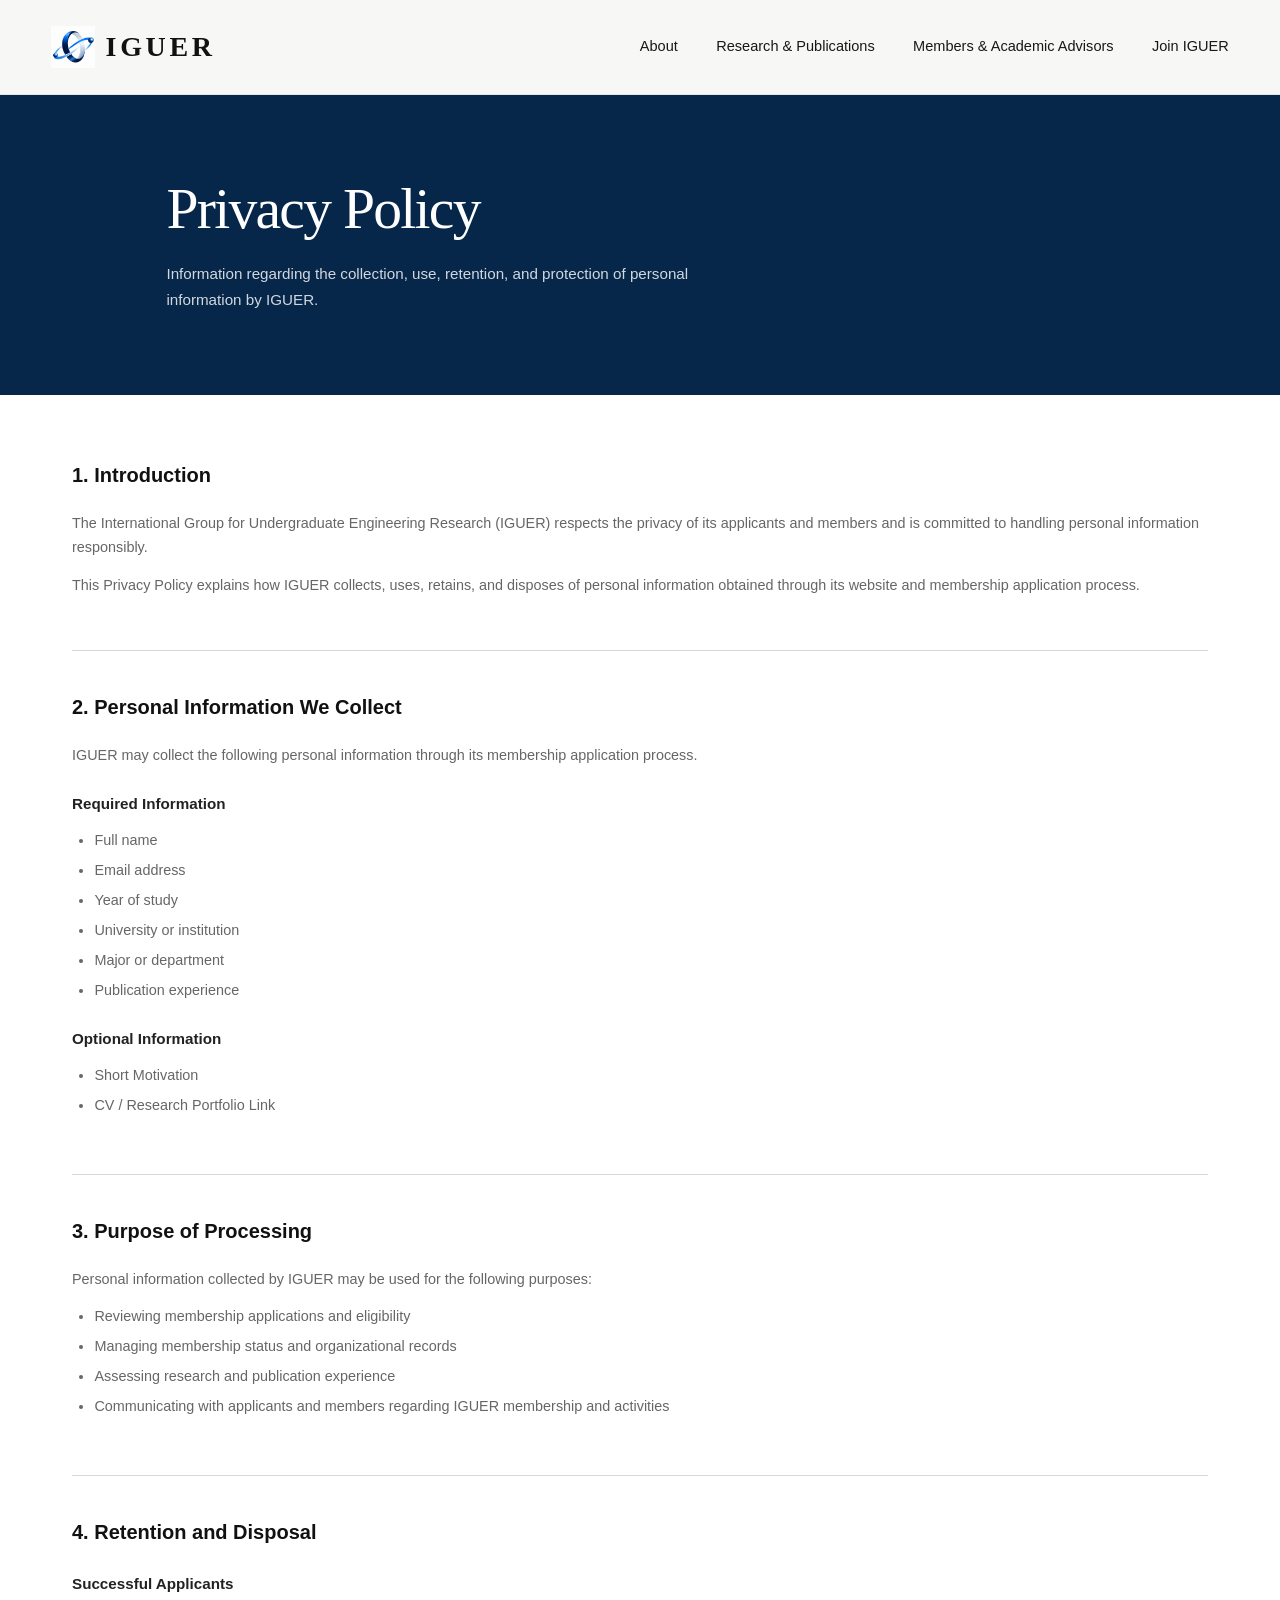
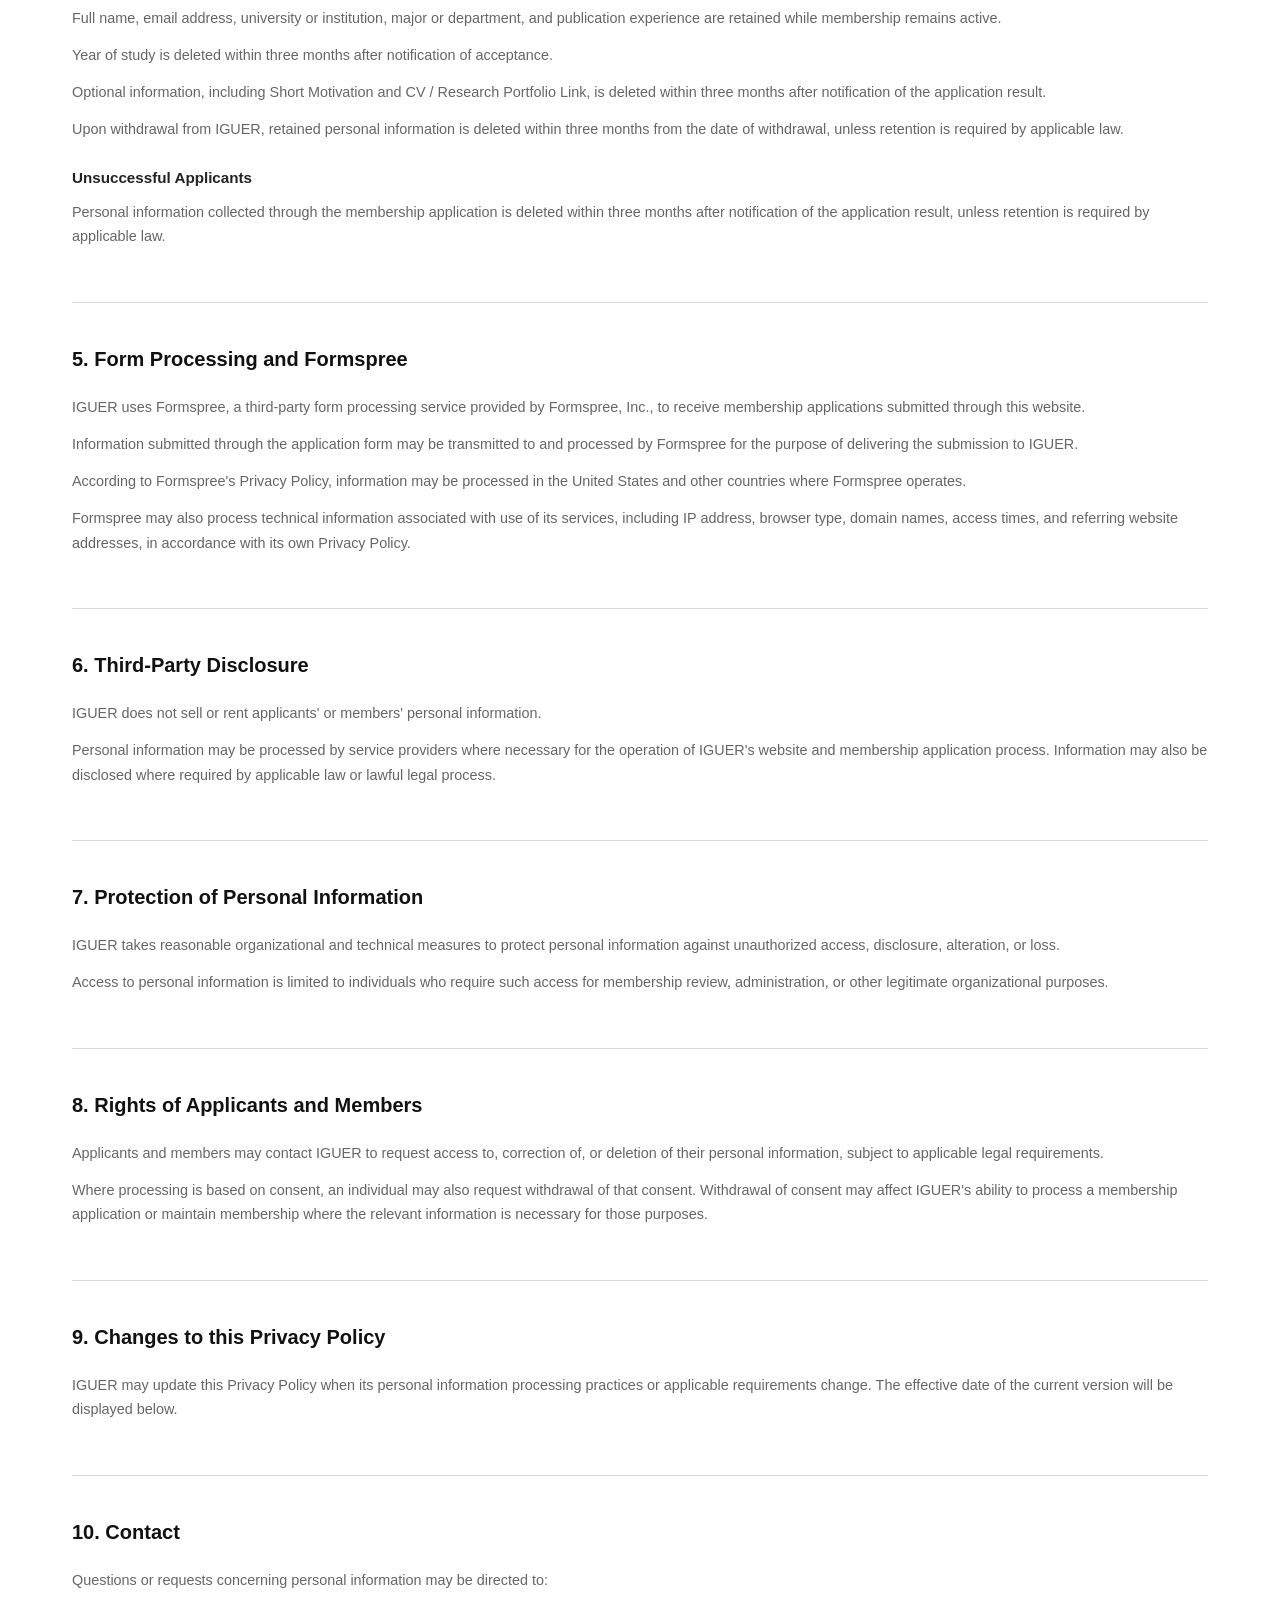
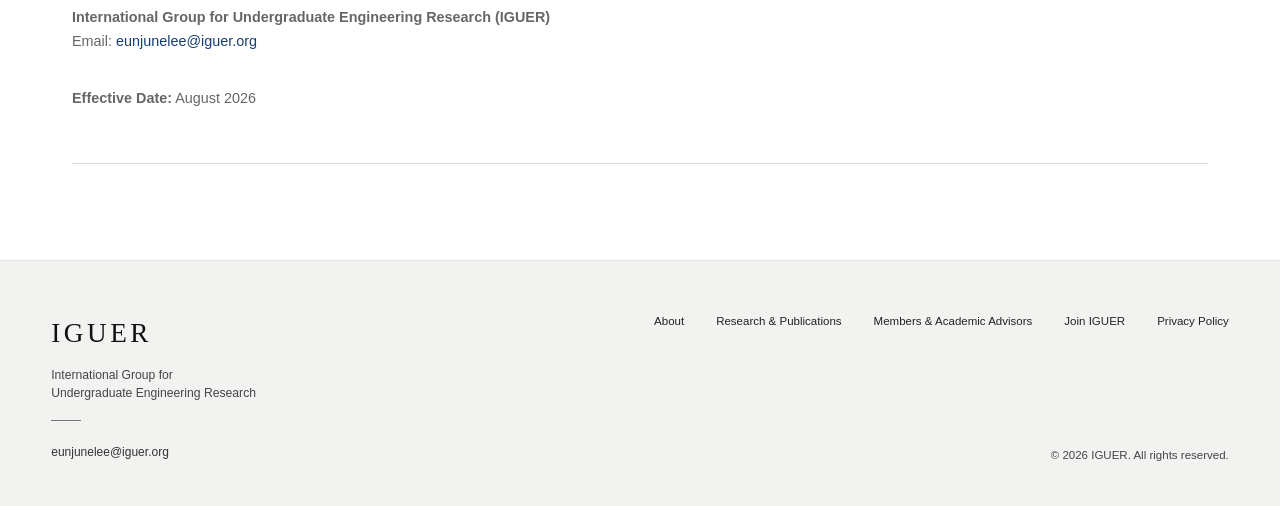
<file: privacy.html>
<!DOCTYPE html>
<html lang="en">

<head>

    <meta name="viewport" content="width=device-width, initial-scale=1.0">

    <title>Privacy Policy | IGUER</title>

    <meta name="description"
          content="Privacy Policy of the International Group for Undergraduate Engineering Research (IGUER).">

    <link rel="stylesheet" href="style.css">
    <link rel="icon" type="image/png" href="assets/iguer-logo.png">

</head>


<body>


    <!-- TOP NAVIGATION -->
    <header class="site-header">

        <nav class="navbar">

            <a href="index.html" class="brand">
                <img
                    class="brand-logo"
                    src="assets/iguer-logo.png"
                    width="44"
                    height="44"
                    alt=""
                >
                <span>IGUER</span>
            </a>

            <button class="menu-toggle" aria-label="Open navigation menu">
                <span></span>
                <span></span>
                <span></span>
            </button>

            <div class="nav-links">
                <a href="about.html">About</a>
                <a href="research.html">Research &amp; Publications</a>
                <a href="members.html">Members &amp; Academic Advisors</a>
                <a href="join.html">Join IGUER</a>
            </div>

        </nav>

    </header>



    <!-- PAGE HERO -->
    <section class="page-hero">

        <div class="page-hero-content">

            <h1>Privacy Policy</h1>

            <p>
                Information regarding the collection, use, retention,
                and protection of personal information by IGUER.
            </p>

        </div>

    </section>



    <!-- PRIVACY POLICY -->
    <main class="privacy-page">


        <section class="privacy-section">

            <h2>1. Introduction</h2>

            <p>
                The International Group for Undergraduate Engineering Research
                (IGUER) respects the privacy of its applicants and members and
                is committed to handling personal information responsibly.
            </p>

            <p>
                This Privacy Policy explains how IGUER collects, uses, retains,
                and disposes of personal information obtained through its
                website and membership application process.
            </p>

        </section>



        <section class="privacy-section">

            <h2>2. Personal Information We Collect</h2>

            <p>
                IGUER may collect the following personal information through
                its membership application process.
            </p>

            <h3>Required Information</h3>

            <ul>
                <li>Full name</li>
                <li>Email address</li>
                <li>Year of study</li>
                <li>University or institution</li>
                <li>Major or department</li>
                <li>Publication experience</li>
            </ul>

            <h3>Optional Information</h3>

            <ul>
                <li>Short Motivation</li>
                <li>CV / Research Portfolio Link</li>
            </ul>

        </section>



        <section class="privacy-section">

            <h2>3. Purpose of Processing</h2>

            <p>
                Personal information collected by IGUER may be used for the
                following purposes:
            </p>

            <ul>
                <li>Reviewing membership applications and eligibility</li>
                <li>Managing membership status and organizational records</li>
                <li>Assessing research and publication experience</li>
                <li>Communicating with applicants and members regarding IGUER membership and activities</li>
            </ul>

        </section>



        <section class="privacy-section">

            <h2>4. Retention and Disposal</h2>

            <h3>Successful Applicants</h3>

            <p>
                Full name, email address, university or institution,
                major or department, and publication experience are retained
                while membership remains active.
            </p>

            <p>
                Year of study is deleted within three months after notification
                of acceptance.
            </p>

            <p>
                Optional information, including Short Motivation and
                CV / Research Portfolio Link, is deleted within three months
                after notification of the application result.
            </p>

            <p>
                Upon withdrawal from IGUER, retained personal information is
                deleted within three months from the date of withdrawal,
                unless retention is required by applicable law.
            </p>

            <h3>Unsuccessful Applicants</h3>

            <p>
                Personal information collected through the membership
                application is deleted within three months after notification
                of the application result, unless retention is required by
                applicable law.
            </p>

        </section>



        <section class="privacy-section">

            <h2>5. Form Processing and Formspree</h2>

            <p>
                IGUER uses Formspree, a third-party form processing service
                provided by Formspree, Inc., to receive membership applications
                submitted through this website.
            </p>

            <p>
                Information submitted through the application form may be
                transmitted to and processed by Formspree for the purpose of
                delivering the submission to IGUER.
            </p>

            <p>
                According to Formspree's Privacy Policy, information may be
                processed in the United States and other countries where
                Formspree operates.
            </p>

            <p>
                Formspree may also process technical information associated
                with use of its services, including IP address, browser type,
                domain names, access times, and referring website addresses,
                in accordance with its own Privacy Policy.
            </p>

        </section>



        <section class="privacy-section">

            <h2>6. Third-Party Disclosure</h2>

            <p>
                IGUER does not sell or rent applicants' or members' personal
                information.
            </p>

            <p>
                Personal information may be processed by service providers
                where necessary for the operation of IGUER's website and
                membership application process. Information may also be
                disclosed where required by applicable law or lawful legal
                process.
            </p>

        </section>



        <section class="privacy-section">

            <h2>7. Protection of Personal Information</h2>

            <p>
                IGUER takes reasonable organizational and technical measures
                to protect personal information against unauthorized access,
                disclosure, alteration, or loss.
            </p>

            <p>
                Access to personal information is limited to individuals who
                require such access for membership review, administration,
                or other legitimate organizational purposes.
            </p>

        </section>



        <section class="privacy-section">

            <h2>8. Rights of Applicants and Members</h2>

            <p>
                Applicants and members may contact IGUER to request access to,
                correction of, or deletion of their personal information,
                subject to applicable legal requirements.
            </p>

            <p>
                Where processing is based on consent, an individual may also
                request withdrawal of that consent. Withdrawal of consent may
                affect IGUER's ability to process a membership application or
                maintain membership where the relevant information is necessary
                for those purposes.
            </p>

        </section>



        <section class="privacy-section">

            <h2>9. Changes to this Privacy Policy</h2>

            <p>
                IGUER may update this Privacy Policy when its personal
                information processing practices or applicable requirements
                change. The effective date of the current version will be
                displayed below.
            </p>

        </section>



        <section class="privacy-section privacy-contact">

            <h2>10. Contact</h2>

            <p>
                Questions or requests concerning personal information may be
                directed to:
            </p>

            <p>
                <strong>International Group for Undergraduate Engineering Research (IGUER)</strong><br>
                Email:
                <a href="mailto:eunjunelee@iguer.org">
                    eunjunelee@iguer.org
                </a>
            </p>

            <p class="privacy-effective">
                <strong>Effective Date:</strong> August 2026
            </p>

        </section>


    </main>



    <!-- FOOTER -->
    <footer class="site-footer">

        <div class="footer-inner">


            <!-- ORGANIZATION -->
            <div class="footer-identity">

                <strong>IGUER</strong>

                <p>
                    International Group for<br>
                    Undergraduate Engineering Research
                </p>

                <div class="footer-line"></div>

                <a href="mailto:eunjunelee@iguer.org">
                    eunjunelee@iguer.org
                </a>

            </div>


            <!-- FOOTER NAVIGATION -->
            <div class="footer-right">

                <nav class="footer-nav">

                    <a href="about.html">
                        About
                    </a>

                    <a href="research.html">
                        Research &amp; Publications
                    </a>

                    <a href="members.html">
                        Members &amp; Academic Advisors
                    </a>

                    <a href="join.html">
                        Join IGUER
                    </a>
                    <a href="privacy.html">Privacy Policy</a>

                </nav>


                <p class="copyright">
                    © 2026 IGUER. All rights reserved.
                </p>

            </div>


        </div>

    </footer>



    <script>

        const menuToggle = document.querySelector('.menu-toggle');
        const navLinks = document.querySelector('.nav-links');

        menuToggle.addEventListener('click', function () {
            navLinks.classList.toggle('open');
        });

    </script>


</body>
</html>
</file>
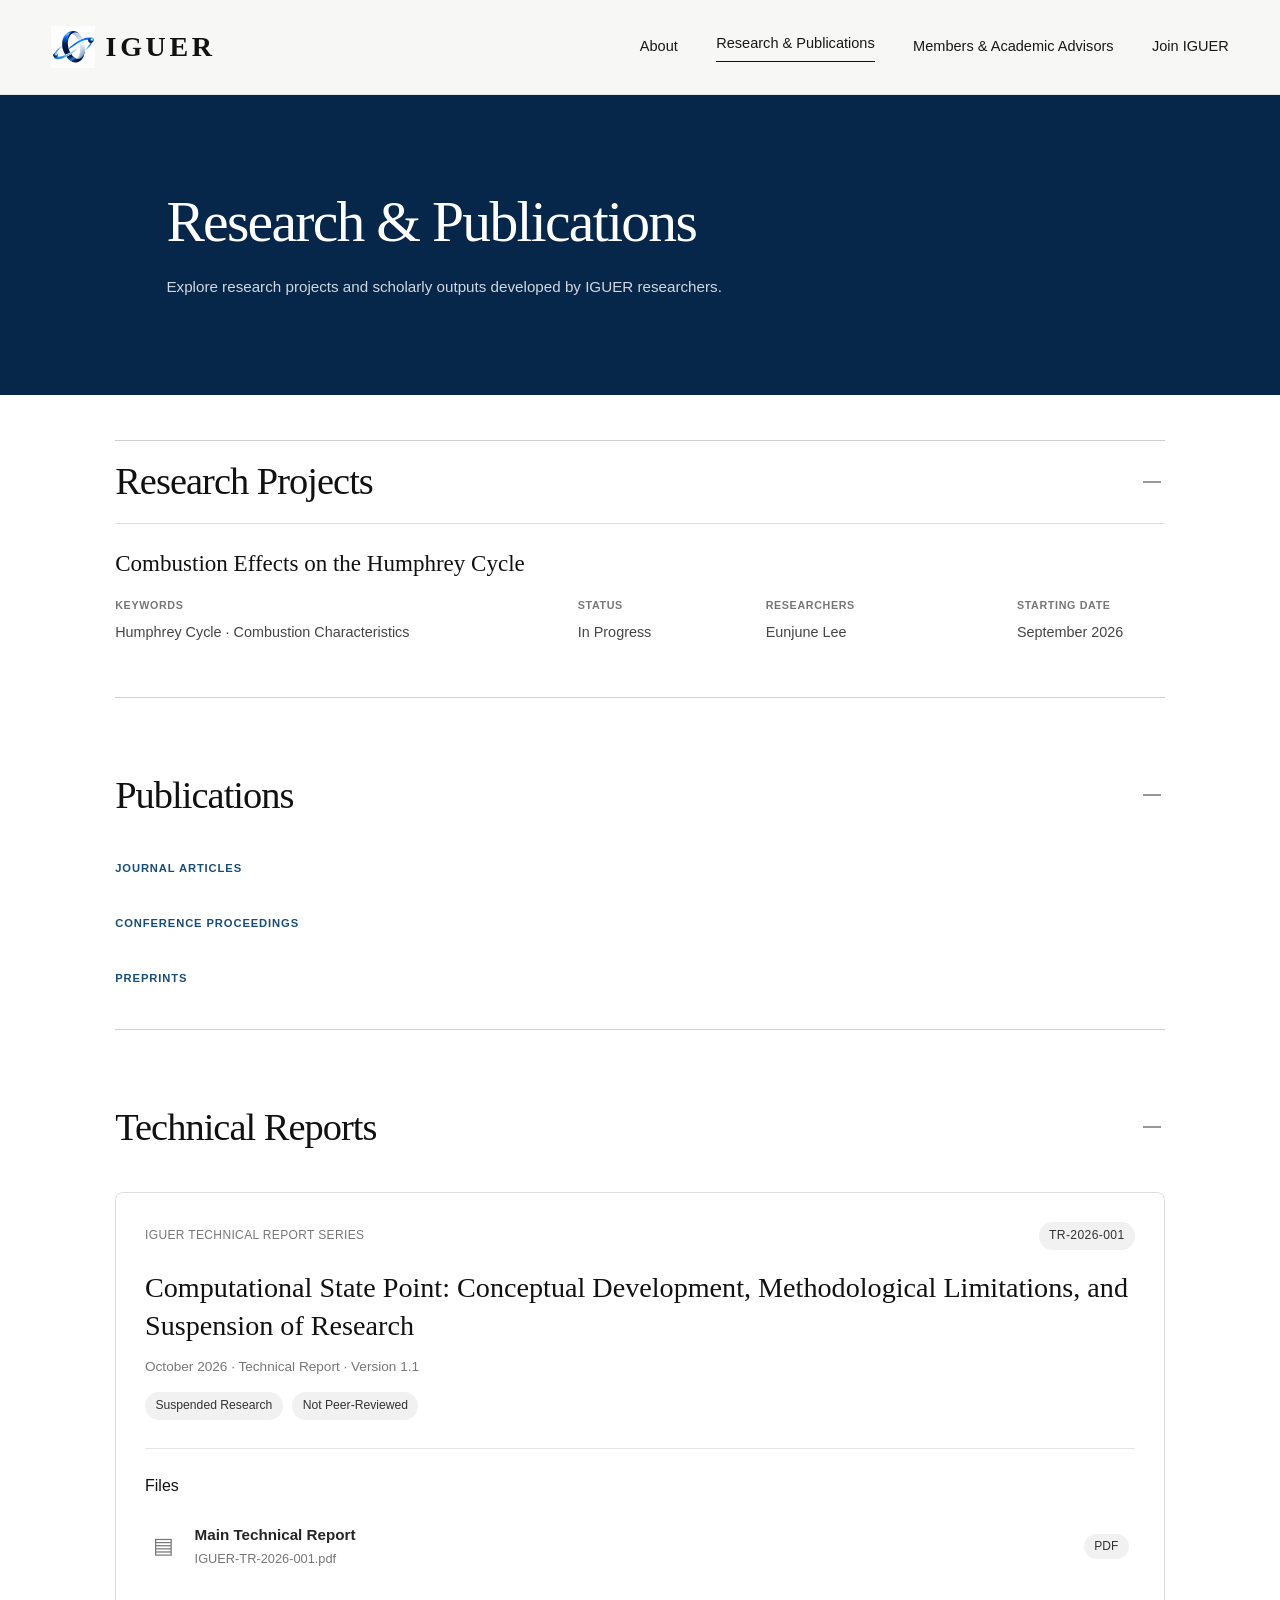
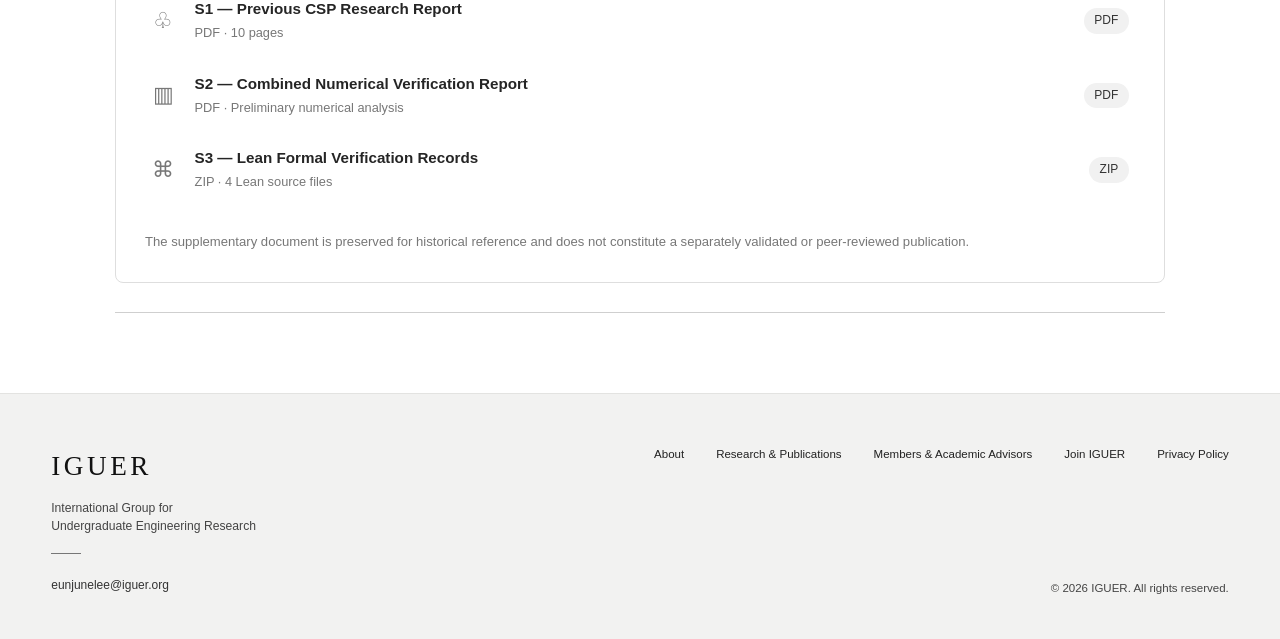
<file: research.html>
<!DOCTYPE html>
<html lang="en">
<head>
    <meta charset="UTF-8">
    <meta name="viewport" content="width=device-width, initial-scale=1.0">

    <title>Research & Publications | IGUER</title>

    <meta name="description"
          content="Explore research projects and scholarly publications from the International Group for Undergraduate Engineering Research (IGUER).">

    <link rel="stylesheet" href="style.css">
    <link rel="icon" type="image/png" href="assets/iguer-logo.png">
</head>

<body>

    <!-- TOP NAVIGATION -->
    <header class="site-header">
        <nav class="navbar">

            <a href="index.html" class="brand">
                <img
                    class="brand-logo"
                    src="assets/iguer-logo.png"
                    width="44"
                    height="44"
                    alt=""
                >
                <span>IGUER</span>
            </a>

            <button class="menu-toggle" aria-label="Open navigation menu">
                <span></span>
                <span></span>
                <span></span>
            </button>

            <div class="nav-links">
                <a href="about.html">About</a>
                <a href="research.html" class="active">Research & Publications</a>
                <a href="members.html">Members & Academic Advisors</a>
                <a href="join.html">Join IGUER</a>
            </div>

        </nav>
    </header>


    <!-- PAGE HERO -->
    <section class="page-hero">
        <div class="page-hero-content">

            <h1>Research & Publications</h1>

            <p>
                Explore research projects and scholarly outputs
                developed by IGUER researchers.
            </p>

        </div>
    </section>

    <!-- MAIN CONTENT -->
    <main class="research-main">
    
    
        <!-- =========================
             RESEARCH PROJECTS
        ========================== -->
    
        <details class="major-accordion" open>
    
            <summary>
                <span class="accordion-title">Research Projects</span>
                <span class="accordion-toggle"></span>
            </summary>
    
            <div class="accordion-content">

                <article class="research-project">
    
                    <h2>
                        Combustion Effects on the Humphrey Cycle
                    </h2>
    
                    <div class="research-meta">
    
                        <div>
                            <span class="meta-label">Keywords</span>
                            <p>
                                Humphrey Cycle · Combustion Characteristics
                            </p>
                        </div>
    
                        <div>
                            <span class="meta-label">Status</span>
                            <p>In Progress</p>
                        </div>
    
                        <div>
                            <span class="meta-label">Researchers</span>
                            <p>Eunjune Lee</p>
                        </div>
    
                        <div>
                            <span class="meta-label">Starting date</span>
                            <p>September 2026</p>
                        </div>
    
                    </div>
    
                </article>
    
    
                <!--
                ==================================================
                RESEARCH PROJECT TEMPLATE
    
                새 연구 프로젝트를 추가할 때 아래 article 전체를 복사해서
                이 주석 바깥에 붙여넣고 내용을 수정하세요.
                ==================================================
    
                <article class="research-project">
    
                    <h2>
                        Research Project Title
                    </h2>
    
                    <div class="research-meta">
    
                        <div>
                            <span class="meta-label">Keywords</span>
                            <p>
                                Keyword 1 · Keyword 2 · Keyword 3
                            </p>
                        </div>
    
                        <div>
                            <span class="meta-label">Status</span>
                            <p>In Progress</p>
                        </div>
    
                        <div>
                            <span class="meta-label">Researchers</span>
                            <p>Researcher Name</p>
                        </div>
    
                        <div>
                            <span class="meta-label">Starting date</span>
                            <p>Month Year</p>
                        </div>
    
                    </div>
    
                </article>
    
                -->
    
    
            </div>
    
        </details>
    
    
    
        <!-- =========================
             PUBLICATIONS
        ========================== -->
    
        <details class="major-accordion" open>
    
            <summary>
                <span class="accordion-title">Publications</span>
                <span class="accordion-toggle"></span>
            </summary>
    
            <div class="accordion-content">
    
    
                <!-- JOURNAL ARTICLES -->
                <section class="publication-category">
    
                    <h3>Journal Articles</h3>
    
    
                    <!--
                    ==================================================
                    JOURNAL ARTICLE TEMPLATE
    
                    새 Journal Article을 추가할 때 아래 article 전체를
                    복사해서 이 주석 바깥에 붙여넣으세요.
                    ==================================================
    
                    <article class="publication-entry">
    
                        <h2>
                            Publication Title
                        </h2>
    
                        <div class="publication-meta">
    
                            <div>
                                <span class="meta-label">Authors</span>
                                <p>Author 1, Author 2</p>
                            </div>
    
                            <div>
                                <span class="meta-label">Journal</span>
                                <p>Journal Name</p>
                            </div>
    
                            <div>
                                <span class="meta-label">Year</span>
                                <p>2026</p>
                            </div>
    
                            <div>
                                <span class="meta-label">DOI</span>
                                <p>10.xxxx/xxxxx</p>
                            </div>
    
                        </div>
    
                    </article>
    
                    -->
    
    
                </section>
    
    
    
                <!-- CONFERENCE PROCEEDINGS -->
                <section class="publication-category">
    
                    <h3>Conference Proceedings</h3>
    
    
                    <!--
                    ==================================================
                    CONFERENCE PROCEEDING TEMPLATE
    
                    새 Conference Proceeding을 추가할 때 아래 article
                    전체를 복사해서 이 주석 바깥에 붙여넣으세요.
                    ==================================================
    
                    <article class="publication-entry">
    
                        <h2>
                            Publication Title
                        </h2>
    
                        <div class="publication-meta">
    
                            <div>
                                <span class="meta-label">Authors</span>
                                <p>Author 1, Author 2</p>
                            </div>
    
                            <div>
                                <span class="meta-label">Journal</span>
                                <p>Proceedings / Conference Name</p>
                            </div>
    
                            <div>
                                <span class="meta-label">Year</span>
                                <p>2026</p>
                            </div>
    
                            <div>
                                <span class="meta-label">DOI</span>
                                <p>10.xxxx/xxxxx</p>
                            </div>
    
                        </div>
    
                    </article>
    
                    -->
    
    
                </section>
    
    
    
                <!-- PREPRINTS -->
                <section class="publication-category">
    
                    <h3>Preprints</h3>
    
    
                    <!--
                    ==================================================
                    PREPRINT TEMPLATE
    
                    새 Preprint를 추가할 때 아래 article 전체를 복사해서
                    이 주석 바깥에 붙여넣으세요.
                    ==================================================
    
                    <article class="publication-entry">
    
                        <h2>
                            Publication Title
                        </h2>
    
                        <div class="publication-meta">
    
                            <div>
                                <span class="meta-label">Authors</span>
                                <p>Author 1, Author 2</p>
                            </div>
    
                            <div>
                                <span class="meta-label">Journal</span>
                                <p>Preprint Repository</p>
                            </div>
    
                            <div>
                                <span class="meta-label">Year</span>
                                <p>2026</p>
                            </div>
    
                            <div>
                                <span class="meta-label">DOI</span>
                                <p>10.xxxx/xxxxx</p>
                            </div>
    
                        </div>
    
                    </article>
    
                    -->
    
    
                </section>
    
    
            </div>
    
        </details>

        
        <!-- =========================
             TECHNICAL REPORTS
        ========================== -->
        
        <details class="major-accordion" open>
        
            <summary>
                <span class="accordion-title">Technical Reports</span>
                <span class="accordion-toggle"></span>
            </summary>
        
            <div class="accordion-content">
        
                <article class="technical-report">
        
                    <div class="tr-topline">
                        <span>IGUER TECHNICAL REPORT SERIES</span>
                        <span class="tr-number">TR-2026-001</span>
                    </div>
        
                    <h2>
                        Computational State Point: Conceptual Development,
                        Methodological Limitations, and Suspension of Research
                    </h2>
        
                    <p class="tr-meta">
                        October 2026 · Technical Report · Version 1.1
                    </p>
        
                    <div class="tr-badges">
                        <span>Suspended Research</span>
                        <span>Not Peer-Reviewed</span>
                    </div>
        
                    
                    <div class="tr-files">
                    
                        <h3>Files</h3>
                    
                        <!-- MAIN REPORT -->
                        <a class="tr-file"
                           href="assets/reports/IGUER-TR-2026-001.pdf"
                           target="_blank"
                           rel="noopener noreferrer">
                    
                            <span class="tr-file-icon" aria-hidden="true">▤</span>
                    
                            <span class="tr-file-info">
                                <strong>Main Technical Report</strong>
                                <small>IGUER-TR-2026-001.pdf</small>
                            </span>
                    
                            <span class="tr-file-tag">PDF</span>
                        </a>
                    
                        <!-- SUPPLEMENT S1 -->
                        <a class="tr-file"
                           href="assets/reports/IGUER-TR-2026-001-S1.pdf"
                           target="_blank"
                           rel="noopener noreferrer">
                    
                            <span class="tr-file-icon" aria-hidden="true">♧</span>
                    
                            <span class="tr-file-info">
                                <strong>S1 — Previous CSP Research Report</strong>
                                <small>PDF · 10 pages</small>
                            </span>
                    
                            <span class="tr-file-tag">PDF</span>
                        </a>
                    
                        <!-- SUPPLEMENT S2 -->
                        <a class="tr-file"
                           href="assets/reports/IGUER-TR-2026-001-S2.pdf"
                           target="_blank"
                           rel="noopener noreferrer">
                    
                            <span class="tr-file-icon" aria-hidden="true">▥</span>
                    
                            <span class="tr-file-info">
                                <strong>S2 — Combined Numerical Verification Report</strong>
                                <small>PDF · Preliminary numerical analysis</small>
                            </span>
                    
                            <span class="tr-file-tag">PDF</span>
                        </a>
                    
                        <!-- SUPPLEMENT S3 -->
                        <a class="tr-file"
                           href="assets/reports/IGUER-TR-2026-001-S3.zip"
                           download>
                    
                            <span class="tr-file-icon" aria-hidden="true">⌘</span>
                    
                            <span class="tr-file-info">
                                <strong>S3 — Lean Formal Verification Records</strong>
                                <small>ZIP · 4 Lean source files</small>
                            </span>
                    
                            <span class="tr-file-tag">ZIP</span>
                        </a>
                    
                    </div>
        
                    <p class="tr-note">
                        The supplementary document is preserved for
                        historical reference and does not constitute
                        a separately validated or peer-reviewed publication.
                    </p>
        
                </article>
        
            </div>
        
        </details>

    
    </main>


    <!-- FOOTER -->
    <footer class="site-footer">

        <div class="footer-inner">

            <div class="footer-identity">

                <strong>IGUER</strong>

                <p>
                    International Group for<br>
                    Undergraduate Engineering Research
                </p>

                <div class="footer-line"></div>

                <a href="mailto:eunjunelee@iguer.org">
                    eunjunelee@iguer.org
                </a>

            </div>


            <div class="footer-right">

                <nav class="footer-nav">
                    <a href="about.html">About</a>
                    <a href="research.html">Research &amp; Publications</a>
                    <a href="members.html">Members &amp; Academic Advisors</a>
                    <a href="join.html">Join IGUER</a>
                    <a href="privacy.html">Privacy Policy</a>
                </nav>

                <p class="copyright">
                    © 2026 IGUER. All rights reserved.
                </p>

            </div>

        </div>

    </footer>

    <script>
        const menuToggle = document.querySelector('.menu-toggle');
        const navLinks = document.querySelector('.nav-links');
    
        menuToggle.addEventListener('click', function () {
            navLinks.classList.toggle('open');
        });
    </script>
    
</body>
</html>
</file>
<file: style.css>
/* =========================
   GLOBAL
========================= */

* {
    box-sizing: border-box;
    margin: 0;
    padding: 0;
}

html {
    scroll-behavior: smooth;
}

body {
    background: #ffffff;
    color: #111111;
    font-family: Arial, Helvetica, sans-serif;
    line-height: 1.6;
}

a {
    color: inherit;
}


/* =========================
   TOP HEADER
========================= */

.site-header {
    background: #f7f7f5;
    border-bottom: 1px solid #e5e5e2;
}

.navbar {
    width: min(1380px, 92%);
    height: 94px;
    margin: 0 auto;

    display: flex;
    align-items: center;
    justify-content: space-between;
}

.brand {
    color: #111111;
    font-family: Georgia, "Times New Roman", serif;
    font-size: 1.75rem;
    font-weight: 600;
    letter-spacing: 0.13em;
    text-decoration: none;
   display: inline-flex;
   align-items: center;
   gap: 0.65rem;
   flex-shrink: 0;
}

.nav-links {
    display: flex;
    align-items: center;
    gap: clamp(1.5rem, 3vw, 3.4rem);
}

.nav-links a {
    color: #181818;
    font-size: 0.91rem;
    font-weight: 400;
    text-decoration: none;
}

.nav-links a:hover {
    opacity: 0.55;
}

/* =========================
   MOBILE MENU BUTTON
========================= */

.menu-toggle {
    display: none;

    width: 30px;
    height: 24px;

    padding: 0;

    background: none;
    border: none;

    cursor: pointer;
}

.menu-toggle span {
    display: block;

    width: 100%;
    height: 1px;

    margin: 6px 0;

    background: #111111;
}

/* =========================
   HERO
========================= */

.hero {
    min-height: 600px;
    background: #06264a;
    color: #ffffff;

    display: flex;
    align-items: center;
}

.hero-content {
    width: min(1380px, 88%);
    margin: 0 auto;
    padding: 7rem 0;
}

.hero h1 {
    max-width: 950px;

    font-family: Georgia, "Times New Roman", serif;
    font-size: clamp(3.3rem, 5.3vw, 5.5rem);
    font-weight: 400;
    line-height: 1.08;
    letter-spacing: -0.035em;
}

.hero-line {
    width: 48px;
    height: 1px;

    margin: 2.7rem 0 2.5rem;

    background: rgba(255, 255, 255, 0.9);
}

.hero-description {
    max-width: 620px;

    color: rgba(255, 255, 255, 0.91);

    font-size: 1.05rem;
    font-weight: 400;
    line-height: 1.8;
}


/* =========================
   HOME GRID
========================= */

.home-grid {
    width: min(1420px, 92%);
    margin: 0 auto;

    display: grid;
    grid-template-columns: 1fr 1fr 1fr;
    gap: 4rem;

    padding: 5.5rem 0 6rem;
}

.home-column {
    min-width: 0;
}


/* =========================
   SECTION HEADINGS
========================= */

.section-header {
    min-height: 46px;

    display: flex;
    align-items: baseline;
    justify-content: space-between;
    gap: 1rem;
}

.section-header h2 {
    font-family: Georgia, "Times New Roman", serif;
    font-size: clamp(1.65rem, 2vw, 2.15rem);
    font-weight: 400;
    line-height: 1.15;
    letter-spacing: -0.025em;
}

.section-header a,
.bottom-link {
    color: #174d78;

    font-size: 0.75rem;
    font-weight: 500;
    white-space: nowrap;

    text-decoration: none;
}

.section-header a:hover,
.bottom-link:hover {
    text-decoration: underline;
}

.section-rule {
    width: 100%;
    height: 1px;

    margin: 1.4rem 0 0;

    background: #a9a9a9;
}

.item-rule {
    width: 100%;
    height: 1px;

    background: #dddddd;
}


/* =========================
   NEWS & UPDATES
========================= */

.news-item {
    padding: 1.7rem 0;
}

.news-date {
    margin-bottom: 0.7rem;

    color: #174d78;

    font-size: 0.67rem;
    font-weight: 600;
    letter-spacing: 0.07em;
    text-transform: uppercase;
}

.news-item h3 {
    font-family: Georgia, "Times New Roman", serif;
    font-size: 1.05rem;
    font-weight: 400;
    line-height: 1.45;
}

.news-description {
    margin-top: 0.7rem;

    color: #666666;

    font-size: 0.78rem;
    line-height: 1.65;
}

/* =========================
   PUBLICATIONS
========================= */

.publication {
    padding: 1.9rem 0;
}

.publication h3 {
    font-family: Georgia, "Times New Roman", serif;
    font-size: 1rem;
    font-weight: 400;
    line-height: 1.4;
}

.journal {
    margin-top: 0.45rem;

    color: #555555;

    font-family: Georgia, "Times New Roman", serif;
    font-size: 0.78rem;
    font-style: italic;
}

.year-small {
    margin-top: 0.2rem;

    color: #555555;

    font-size: 0.75rem;
}


/* =========================
   RESEARCH
========================= */

.research {
    padding: 2rem 0;
}

.category {
    margin-bottom: 1.2rem;

    color: #174d78;

    font-size: 0.68rem;
    font-weight: 600;
    letter-spacing: 0.02em;
}

.research-title-row {
    display: flex;
    align-items: center;
    justify-content: space-between;
    gap: 1rem;
}

.research-status {
    margin-bottom: 0.9rem;

    color: #174d78;

    font-size: 0.68rem;
    font-weight: 600;
    letter-spacing: 0.08em;
}

.research h3 {
    font-family: Georgia, "Times New Roman", serif;
    font-size: 1rem;
    font-weight: 400;
    line-height: 1.45;
}

.research-info {
    margin-top: 0.35rem;

    font-family: Georgia, "Times New Roman", serif;
    font-size: 0.9rem;
    font-weight: 400;
    line-height: 1.5;

    color: #555555;
}

.email {
   margin-top: 0.5rem;

   font-family: Georgia, "Times New Roman", serif;
   font-size: 0.9rem;
   font-weight: 400;
   line-height: 1.5;

   color: #174d78;
}

.status {
    flex-shrink: 0;

    padding: 0.38rem 0.55rem;

    border: 1px solid #bcbcbc;
    border-radius: 2px;

    color: #333333;

    font-size: 0.61rem;
    font-weight: 500;
    letter-spacing: 0.03em;

    white-space: nowrap;
}

.bottom-link {
    display: inline-block;
    margin-top: 1.9rem;
}


/* =========================
   FOOTER
========================= */

.site-footer {
    background: #f2f2f1;
    border-top: 1px solid #e3e3e1;
}

.footer-inner {
    width: min(1420px, 92%);
    min-height: 230px;

    margin: 0 auto;
    padding: 3.2rem 0 2.6rem;

    display: flex;
    justify-content: space-between;
    gap: 4rem;
}

.footer-identity strong {
    display: block;

    color: #111111;

    font-family: Georgia, "Times New Roman", serif;
    font-size: 1.7rem;
    font-weight: 500;
    letter-spacing: 0.13em;
}

.footer-identity p {
    margin-top: 0.7rem;

    color: #444444;

    font-size: 0.76rem;
    line-height: 1.45;
}

.footer-line {
    width: 30px;
    height: 1px;

    margin: 1.1rem 0;

    background: #777777;
}

.footer-identity a {
    color: #333333;

    font-size: 0.75rem;

    text-decoration: none;
}

.footer-right {
    display: flex;
    flex-direction: column;
    align-items: flex-end;
    justify-content: space-between;
}

.footer-nav {
    display: flex;
    gap: 2rem;
}

.footer-nav a {
    color: #222222;

    font-size: 0.72rem;

    text-decoration: none;
}

.footer-nav a:hover {
    opacity: 0.55;
}

.copyright {
    color: #444444;
    font-size: 0.72rem;
}


/* =========================
   TABLET
========================= */

@media (max-width: 1100px) {

    .nav-links {
        gap: 1.25rem;
    }

    .nav-links a {
        font-size: 0.8rem;
    }

    .home-grid {
        grid-template-columns: 1fr 1fr;
    }

    .home-column:last-child {
        grid-column: 1 / -1;
    }

    .footer-nav {
        flex-wrap: wrap;
        justify-content: flex-end;
    }
}


/* =========================
   MOBILE
========================= */

@media (max-width: 760px) {

    .navbar {
        height: 76px;
    }
   
   .menu-toggle {
       display: block;
   }
   
   .navbar {
       position: relative;
   }
   
   .nav-links {
       position: absolute;
   
       top: 76px;
       left: -6vw;
   
       width: 100vw;
   
       display: none;
       flex-direction: column;
       align-items: flex-start;
   
       gap: 0;
   
       padding: 1.2rem 6vw 1.5rem;
   
       background: #f7f7f5;
   
       border-top: 1px solid #e5e5e2;
       border-bottom: 1px solid #e5e5e2;
   
       z-index: 1000;
   }
   
   .nav-links.open {
       display: flex;
   }
   
   .nav-links a {
       width: 100%;
   
       padding: 0.9rem 0;
   
       color: #111111;
   
       font-size: 0.88rem;
   
       border-bottom: 1px solid #e1e1df;
   }
   
   .nav-links a:last-child {
       border-bottom: none;
   }


    .hero {
        min-height: 520px;
    }

    .hero-content {
        width: 88%;
        padding: 5rem 0;
    }

    .hero h1 {
        font-size: clamp(2.6rem, 11vw, 4rem);
    }

    .hero-description {
        font-size: 0.95rem;
    }

    .home-grid {
        width: 88%;

        grid-template-columns: 1fr;
        gap: 5rem;

        padding: 4rem 0;
    }

    .home-column:last-child {
        grid-column: auto;
    }

    .footer-inner {
        width: 88%;

        flex-direction: column;
    }

    .footer-right {
        align-items: flex-start;
        gap: 2.5rem;
    }

    .footer-nav {
        display: none;
    }
}

/* =========================
   ABOUT PAGE
========================= */

.page-hero {
    min-height: 300px;
    background: #06264a;
    color: #ffffff;

    display: flex;
    align-items: center;
}

.page-hero-content {
    width: min(1380px, 74%);
    margin: 0 auto;
}

.page-hero h1 {
    font-family: Georgia, "Times New Roman", serif;
    font-size: clamp(3rem, 4.5vw, 4.8rem);
    font-weight: 400;
    line-height: 1.1;
    letter-spacing: -0.03em;
}

.page-hero p {
    max-width: 600px;
    margin-top: 1.3rem;

    color: rgba(255, 255, 255, 0.82);

    font-size: 0.95rem;
    line-height: 1.7;
}


/* ABOUT CONTENT */

.about-main {
    width: min(1380px, 82%);
    margin: 0 auto;
}

.about-section {
    padding: 2.8rem 0;
    border-bottom: 1px solid #d7d7d7;
}

.about-number {
    color: #888888;

    font-size: 0.72rem;
    font-weight: 600;
    letter-spacing: 0.12em;
}

.about-content {
    width: 100%;
    max-width: 1200px;
}

.about-content h2 {
    margin-bottom: 1.5rem;

    font-family: Georgia, "Times New Roman", serif;
    font-size: clamp(2rem, 3vw, 3rem);
    font-weight: 400;
    line-height: 1.15;
    letter-spacing: -0.025em;
}

.about-content > p {
    max-width: 1100px;
    margin-bottom: 1rem;

    color: #555555;
    font-size: 0.98rem;
    line-height: 1.75;
}

/* SCOPE */

.scope-grid {
    width: 100%;
    max-width: 1100px;

    display: grid;
    grid-template-columns: repeat(3, 1fr);

    margin-top: 2rem;

    border-top: 1px solid #d7d7d7;
    border-left: 1px solid #d7d7d7;
}

.scope-grid div {
    padding: 1.2rem 1.4rem;

    border-right: 1px solid #d7d7d7;
    border-bottom: 1px solid #d7d7d7;

    font-family: Georgia, "Times New Roman", serif;
    font-size: 1rem;
}


/* HISTORY */

.timeline {
    width: 100%;
    max-width: 1100px;

    margin-top: 2.5rem;

    border-top: 1px solid #bdbdbd;
}

.timeline-item {
    display: grid;
    grid-template-columns: 120px 1fr;
    gap: 2rem;

    padding: 1.6rem 0;

    border-bottom: 1px solid #d7d7d7;
}

.timeline-year {
    color: #06264a;

    font-family: Georgia, "Times New Roman", serif;
    font-size: 1.25rem;
}

.timeline-description {
    color: #555555;

    font-size: 0.92rem;
    line-height: 1.7;
}


/* ACTIVE NAVIGATION */

.nav-links a.active {
    padding-bottom: 0.35rem;
    border-bottom: 1px solid #111111;
}


/* ABOUT MOBILE */

@media (max-width: 760px) {

    .page-hero {
        min-height: 240px;
    }

    .page-hero-content,
    .about-main {
        width: 88%;
    }

    .page-hero h1 {
        font-size: 2.8rem;
    }

    .about-section {
        grid-template-columns: 1fr;
        gap: 1.2rem;

        padding: 4rem 0;
    }

    .scope-grid {
        grid-template-columns: 1fr;
    }

    .timeline-item {
        grid-template-columns: 80px 1fr;
        gap: 1rem;
    }
}

/* =========================
   RESEARCH & PUBLICATIONS
========================= */

.research-main {
    width: min(1420px, 82%);
    margin: 0 auto;
    padding: 2.8rem 0 5rem;
}


/* MAJOR ACCORDION */

.major-accordion {
    border-bottom: 1px solid #cfcfcf;
}

.major-accordion:first-child {
    border-top: 1px solid #cfcfcf;
}

.major-accordion + .major-accordion {
    margin-top: 3.5rem;
}

.major-accordion summary {
    min-height: 82px;

    display: flex;
    align-items: center;
    justify-content: space-between;

    cursor: pointer;
    list-style: none;
}

.major-accordion summary::-webkit-details-marker {
    display: none;
}

.accordion-title {
    font-family: Georgia, "Times New Roman", serif;
    font-size: clamp(2rem, 3vw, 3rem);
    font-weight: 400;
    letter-spacing: -0.025em;
}

.accordion-toggle {
    position: relative;

    width: 26px;
    height: 26px;

    flex-shrink: 0;
}

.accordion-toggle::before,
.accordion-toggle::after {
    content: "";

    position: absolute;
    top: 50%;
    left: 50%;

    width: 18px;
    height: 1px;

    background: #333333;

    transform: translate(-50%, -50%);
}

.accordion-toggle::after {
    transform:
        translate(-50%, -50%)
        rotate(90deg);
}

.major-accordion[open] .accordion-toggle::after {
    display: none;
}

.accordion-content {
    padding-bottom: 1.8rem;
}


/* RESEARCH PROJECT */

.research-project {
    padding: 1.5rem 0;

    border-top: 1px solid #dddddd;
}

.research-project h2,
.publication-entry h2 {
    max-width: 1050px;

    font-family: Georgia, "Times New Roman", serif;
    font-size: clamp(1.3rem, 1.8vw, 1.7rem);
    font-weight: 400;
    line-height: 1.35;
}

.research-meta {
    display: grid;

    grid-template-columns:
        minmax(300px, 2fr)
        minmax(120px, 0.7fr)
        minmax(180px, 1fr)
        minmax(120px, 0.7fr);

    gap: 2.5rem;

    margin-top: 1.1rem;
}

.meta-label {
    display: block;

    margin-bottom: 0.45rem;

    color: #777777;

    font-size: 0.67rem;
    font-weight: 600;

    letter-spacing: 0.06em;
    text-transform: uppercase;
}

.research-meta p,
.publication-meta p {
    color: #454545;

    font-size: 0.9rem;
    line-height: 1.65;
}


/* PUBLICATIONS */

.publication-category {
    padding-top: 1.5rem;
}

.publication-category > h3 {
    margin-bottom: 0.8rem;

    color: #174d78;

    font-size: 0.7rem;
    font-weight: 600;

    letter-spacing: 0.08em;
    text-transform: uppercase;
}

.publication-entry {
    padding: 1.5rem 0;

    border-top: 1px solid #dddddd;
}

.publication-meta {
    display: grid;

    grid-template-columns:
        minmax(180px, 1fr)
        minmax(320px, 2fr)
        minmax(80px, 0.5fr)
        minmax(150px, 0.8fr);

    gap: 2.5rem;

    margin-top: 1.1rem;
}


/* MOBILE */

@media (max-width: 900px) {

    .research-meta,
    .publication-meta {
        grid-template-columns: 1fr 1fr;
    }

}


@media (max-width: 760px) {

    .research-main {
        width: 88%;
    }

    .major-accordion summary {
        min-height: 85px;
    }

    .accordion-title {
        font-size: 2rem;
    }

    .research-meta,
    .publication-meta {
        grid-template-columns: 1fr;
        gap: 1.2rem;
    }

    .research-project,
    .publication-entry {
        padding: 2rem 0;
    }
}

/* =========================
   TECHNICAL REPORTS
========================= */

.technical-report {
    margin-top: 1.5rem;
    padding: 1.8rem;
    border: 1px solid #dedede;
    border-radius: 8px;
    background: #ffffff;
}

.tr-topline {
    display: flex;
    justify-content: space-between;
    align-items: center;
    flex-wrap: wrap;
    gap: 0.8rem;
    color: #777777;
    font-size: 0.75rem;
    letter-spacing: 0.03em;
}

.tr-number,
.tr-badges span,
.tr-file-tag {
    padding: 0.25rem 0.65rem;
    border-radius: 20px;
    background: #f1f1f1;
    color: #333333;
    font-size: 0.76rem;
    font-weight: 500;
}

.technical-report h2 {
    max-width: 1050px;
    margin-top: 1.2rem;
    font-family: Georgia, "Times New Roman", serif;
    font-size: clamp(1.5rem, 2.2vw, 2rem);
    font-weight: 400;
    line-height: 1.35;
}

.tr-meta {
    margin-top: 0.7rem;
    color: #777777;
    font-size: 0.85rem;
}

.tr-badges {
    display: flex;
    flex-wrap: wrap;
    gap: 0.6rem;
    margin-top: 0.9rem;
}

.tr-files {
    margin-top: 1.8rem;
    padding-top: 1.5rem;
    border-top: 1px solid #e5e5e5;
}

.tr-files h3 {
    margin-bottom: 0.8rem;
    font-size: 1rem;
    font-weight: 500;
}

.tr-file {
    display: flex;
    align-items: center;
    gap: 1.2rem;
    padding: 1rem 0.4rem;
    color: inherit;
    text-decoration: none;
    border-bottom: 1px solid #eeeeee;
}

.tr-file:hover {
    background: #f8f9fa;
}

.tr-file-icon {
    flex-shrink: 0;
    color: #777777;
    font-size: 1.5rem;
}

.tr-file-info {
    display: flex;
    flex: 1;
    min-width: 0;
    flex-direction: column;
    gap: 0.25rem;
}

.tr-file-info strong {
    font-size: 0.95rem;
    font-weight: 600;
    line-height: 1.45;
}

.tr-file-info small {
    color: #777777;
    font-size: 0.78rem;
    overflow-wrap: anywhere;
}

.tr-file-tag {
    flex-shrink: 0;
}

.tr-note {
    margin-top: 1.5rem;
    color: #777777;
    font-size: 0.82rem;
    line-height: 1.7;
}

/* TECHNICAL REPORTS MOBILE */

@media (max-width: 760px) {

    .technical-report {
        padding: 1.2rem;
    }

    .tr-file {
        flex-wrap: wrap;
        gap: 0.7rem;
    }

    .tr-file-tag {
        margin-left: auto;
    }

    .tr-topline {
        align-items: flex-start;
    }
}

/* =========================
   MEMBERS & ADVISORS PAGE
========================= */

.members-main {
    width: min(1420px, 82%);
    margin: 0 auto;
    padding: 2.8rem 0 5rem;
}

.people-section {
    padding: 2.8rem 0;
    border-bottom: 1px solid #d2d2d2;
}

.people-section > h2 {
    margin-bottom: 1.6rem;

    font-family: Georgia, "Times New Roman", serif;
    font-size: clamp(2rem, 3vw, 3rem);
    font-weight: 400;
    letter-spacing: -0.025em;
}

.people-subsection > h3 {
    margin-bottom: 0.8rem;

    color: #174d78;

    font-size: 0.72rem;
    font-weight: 600;
    letter-spacing: 0.07em;
    text-transform: uppercase;
}


/* PERSON ROW */

.person-row {
    display: grid;

    grid-template-columns:
        minmax(200px, 1fr)
        minmax(300px, 1.5fr)
        minmax(350px, 2fr);

    gap: 3rem;

    padding: 1.5rem 0;

    border-top: 1px solid #dddddd;
}

.person-name {
    font-family: Georgia, "Times New Roman", serif;
    font-size: 1.2rem;
    line-height: 1.45;
}

.person-label {
    display: block;

    margin-bottom: 0.35rem;

    color: #777777;

    font-size: 0.66rem;
    font-weight: 600;
    letter-spacing: 0.06em;
    text-transform: uppercase;
}

.person-row p {
    color: #4f4f4f;

    font-size: 0.88rem;
    line-height: 1.6;
}


/* MEMBER ACCORDIONS */

.member-accordion {
    border-top: 1px solid #d5d5d5;
}

.member-accordion:last-child {
    border-bottom: 1px solid #d5d5d5;
}

.member-accordion summary {
    min-height: 74px;

    display: flex;
    align-items: center;
    justify-content: space-between;

    cursor: pointer;
    list-style: none;

    font-family: Georgia, "Times New Roman", serif;
    font-size: 1.25rem;
}

.member-accordion summary::-webkit-details-marker {
    display: none;
}

.member-toggle {
    position: relative;

    width: 22px;
    height: 22px;

    flex-shrink: 0;
}

.member-toggle::before,
.member-toggle::after {
    content: "";

    position: absolute;
    top: 50%;
    left: 50%;

    width: 16px;
    height: 1px;

    background: #333333;

    transform: translate(-50%, -50%);
}

.member-toggle::after {
    transform:
        translate(-50%, -50%)
        rotate(90deg);
}

.member-accordion[open] .member-toggle::after {
    display: none;
}

.member-list {
    padding-bottom: 1.2rem;
}


/* MOBILE */

@media (max-width: 900px) {

    .person-row {
        grid-template-columns: 1fr 1fr;
    }

    .person-name {
        grid-column: 1 / -1;
    }
}

@media (max-width: 760px) {

    .members-main {
        width: 88%;
    }

    .people-section {
        padding: 2.2rem 0;
    }

    .person-row {
        grid-template-columns: 1fr;
        gap: 1rem;
    }

    .person-name {
        grid-column: auto;
    }

    .member-accordion summary {
        min-height: 66px;
    }
}

/* =========================
   JOIN IGUER
========================= */

.join-main {
    width: min(1420px, 82%);
    margin: 0 auto;
    padding-bottom: 5rem;
}

.join-section {
    padding: 3.2rem 0;
    border-bottom: 1px solid #d2d2d2;
}

.join-section-heading {
    max-width: 1100px;
    margin-bottom: 2rem;
}

.join-section-heading h2 {
    font-family: Georgia, "Times New Roman", serif;
    font-size: clamp(2rem, 3vw, 3rem);
    font-weight: 400;
    line-height: 1.15;
    letter-spacing: -0.025em;
}

.join-section-heading > p {
    max-width: 850px;
    margin-top: 0.8rem;

    color: #666666;
    font-size: 0.9rem;
    line-height: 1.7;
}


/* MEMBERSHIP STRUCTURE */

.membership-levels {
    border-top: 1px solid #cfcfcf;
}

.membership-level {
    display: grid;
    grid-template-columns: minmax(220px, 0.8fr) minmax(400px, 2.2fr);
    gap: 4rem;

    padding: 1.45rem 0;
    border-bottom: 1px solid #dddddd;
}

.membership-name h3 {
    font-family: Georgia, "Times New Roman", serif;
    font-size: 1.2rem;
    font-weight: 400;
}

.membership-description {
    max-width: 850px;
}

.membership-description p {
    color: #555555;
    font-size: 0.9rem;
    line-height: 1.7;
}

.membership-note {
    max-width: 900px;
    margin-top: 1.5rem;

    color: #666666;
    font-size: 0.82rem;
    line-height: 1.7;
}


/* APPLICATION FORM */

.application-form {
    max-width: 1100px;
}

.form-grid {
    display: grid;
    grid-template-columns: 1fr 1fr;
    gap: 1.7rem 2.5rem;
}

.form-field {
    min-width: 0;
}

.form-wide {
    grid-column: 1 / -1;
}

.form-field label,
.form-field legend {
    display: block;

    margin-bottom: 0.5rem;

    color: #222222;
    font-size: 0.78rem;
    font-weight: 600;
}

.form-field input[type="text"],
.form-field input[type="email"],
.form-field input[type="url"],
.form-field select,
.form-field textarea {
    width: 100%;

    padding: 0.85rem 0.9rem;

    background: #ffffff;
    border: 1px solid #cfcfcf;
    border-radius: 0;

    color: #222222;
    font-family: Arial, Helvetica, sans-serif;
    font-size: 0.9rem;

    outline: none;
}

.form-field textarea {
    resize: vertical;
    min-height: 125px;
}

.form-field input:focus,
.form-field select:focus,
.form-field textarea:focus {
    border-color: #06264a;
}

.field-description {
    margin-top: 0.45rem;

    color: #777777;
    font-size: 0.76rem;
    line-height: 1.6;
}


/* RADIO */

.radio-field {
    padding: 1.3rem 0;

    border: 0;
    border-top: 1px solid #dddddd;
    border-bottom: 1px solid #dddddd;
}

.radio-field legend {
    padding-top: 1rem;
}

.radio-options {
    display: flex;
    gap: 2rem;

    margin-top: 0.9rem;
}

.radio-options label {
    display: flex;
    align-items: center;
    gap: 0.45rem;

    margin: 0;

    font-weight: 400;
}


/* OPTIONAL */

.optional-heading {
    margin-top: 1rem;
    padding-top: 1.8rem;

    border-top: 1px solid #cfcfcf;
}

.optional-heading h3 {
    font-family: Georgia, "Times New Roman", serif;
    font-size: 1.3rem;
    font-weight: 400;
}

.optional-heading p {
    max-width: 850px;
    margin-top: 0.6rem;

    color: #666666;
    font-size: 0.82rem;
    line-height: 1.7;
}

.optional-label {
    margin-left: 0.5rem;

    color: #888888;
    font-size: 0.68rem;
    font-weight: 400;
    text-transform: uppercase;
}

/* =========================
   MEMBERSHIP FEE NOTICE
========================= */

.membership-fee-notice {
    margin-top: 2.5rem;
    margin-bottom: 2.5rem;
    padding-bottom: 2.5rem;
    border-bottom: 1px solid #d8d8d5;
}

.membership-fee-notice h3 {
    margin: 0 0 0.6rem;

    font-size: 1rem;
    font-weight: 600;

    color: #111111;
}

.membership-fee-notice p {
    margin: 0 0 0.35rem;

    font-size: 0.9rem;
    line-height: 1.65;

    color: #666666;
}

.membership-fee-notice p:last-child {
    margin-bottom: 0;
}

.membership-fee-notice .fee-note {
    color: #666666;
}

/* =========================
   PRIVACY CONSENT
========================= */

.privacy-consent {
    margin-top: 2.5rem;
    padding-top: 1.8rem;
    border-top: 1px solid #d8d8d5;
}

.privacy-notice-button {
    padding: 0;

    background: none;
    border: none;

    font-family: inherit;
    font-size: 0.9rem;
    font-weight: 600;

    color: #172a46;

    cursor: pointer;
}

.privacy-notice-button:hover {
    text-decoration: underline;
}

.privacy-notice {
    display: none;

    margin-top: 1.5rem;
    padding: 1.5rem;

    background: #f7f7f5;
    border: 1px solid #dededb;
}

.privacy-notice.open {
    display: block;
}

.privacy-notice h3 {
    margin: 0 0 1.5rem;

    font-family: Georgia, "Times New Roman", serif;
    font-size: 1.15rem;
    font-weight: 500;

    color: #111111;
}

.privacy-block {
    margin-bottom: 1.3rem;
}

.privacy-block:last-child {
    margin-bottom: 0;
}

.privacy-block h4 {
    margin: 0 0 0.4rem;

    font-size: 0.85rem;
    font-weight: 600;

    color: #222222;
}

.privacy-block p {
    margin: 0 0 0.7rem;

    font-size: 0.85rem;
    line-height: 1.65;

    color: #666666;
}

.privacy-checkbox {
    display: flex;
    align-items: flex-start;

    gap: 0.7rem;

    margin-top: 1.4rem;

    font-size: 0.85rem;
    line-height: 1.55;

    color: #444444;

    cursor: pointer;
}

.privacy-checkbox input {
    margin-top: 0.25rem;
    flex-shrink: 0;
}

/* APPLICATION EMAIL NOTICE */

.application-email-notice {
    margin-top: 2.2rem;
    padding: 1.2rem 1.4rem;

    background: #f7f7f5;
    border-left: 3px solid #06264a;

    color: #555555;

    font-size: 0.82rem;
    line-height: 1.7;
}

.application-email-notice p {
    margin: 0 0 0.7rem;
}

.application-email-notice p:last-child {
    margin-bottom: 0;
}

.application-email-notice strong {
    color: #222222;
    font-weight: 600;
}

/* SUBMIT */

.form-submit {
    margin-top: 2.5rem;
}

.form-submit button {
    padding: 0.9rem 1.8rem;

    background: #06264a;
    border: 1px solid #06264a;

    color: #ffffff;

    font-family: Arial, Helvetica, sans-serif;
    font-size: 0.82rem;

    cursor: pointer;
}

.form-submit button:hover {
    background: #ffffff;
    color: #06264a;
}

.form-submit p {
    max-width: 700px;
    margin-top: 0.9rem;

    color: #777777;
    font-size: 0.72rem;
    line-height: 1.6;
}


/* MOBILE */

@media (max-width: 760px) {

    .join-main {
        width: 88%;
    }

    .join-section {
        padding: 2.5rem 0;
    }

    .membership-level {
        grid-template-columns: 1fr;
        gap: 0.6rem;
    }

    .form-grid {
        grid-template-columns: 1fr;
    }

    .form-wide {
        grid-column: auto;
    }
}

/* =========================
   PRIVACY POLICY PAGE
========================= */

.privacy-page {
    max-width: 1200px;
    margin: 0 auto;
    padding: 4rem 2rem 6rem;
}

.privacy-section {
    padding: 0 0 2.5rem;
    margin-bottom: 2.5rem;
    border-bottom: 1px solid #d8d8d5;
}

.privacy-section:last-child {
    margin-bottom: 0;
}

.privacy-section h2 {
    margin: 0 0 1.25rem;

    font-size: 1.25rem;
    font-weight: 600;

    color: #111111;
}

.privacy-section h3 {
    margin: 1.5rem 0 0.6rem;

    font-size: 0.95rem;
    font-weight: 600;

    color: #222222;
}

.privacy-section p,
.privacy-section li {
    font-size: 0.9rem;
    line-height: 1.7;

    color: #666666;
}

.privacy-section p {
    margin: 0 0 0.8rem;
}

.privacy-section ul {
    margin: 0.75rem 0 1rem;
    padding-left: 1.4rem;
}

.privacy-section li {
    margin-bottom: 0.35rem;
}

.privacy-section a {
    color: #173f70;
    text-decoration: none;
}

.privacy-section a:hover {
    text-decoration: underline;
}

.privacy-effective {
    margin-top: 2rem !important;
}


/* MOBILE */

@media (max-width: 768px) {

    .privacy-page {
        padding: 3rem 1.25rem 4rem;
    }

    .privacy-section {
        padding-bottom: 2rem;
        margin-bottom: 2rem;
    }

    .privacy-section h2 {
        font-size: 1.1rem;
    }

}

/* ACADEMIC NETWORKS */

.academic-networks .network-row {
    display: grid;
    grid-template-columns: minmax(200px, 1fr) minmax(0, 3.5fr);
    gap: 3rem;
    padding: 1.5rem 0;
    border-top: 1px solid #dddddd;
}

.academic-networks .network-name {
    font-family: Georgia, "Times New Roman", serif;
    font-size: 1.2rem;
    font-weight: 400;
    line-height: 1.45;
}

.academic-networks .network-description p {
    max-width: 850px;
    color: #4f4f4f;
    font-size: 0.88rem;
    line-height: 1.6;
}

.academic-networks .network-link {
    display: inline-block;
    margin-top: 1rem;
    color: #174d78;
    font-size: 0.78rem;
    text-underline-offset: 0.2em;
}

.academic-networks .network-link:hover {
    text-decoration-thickness: 2px;
}

.academic-networks .network-link:focus-visible {
    outline: 2px solid #174d78;
    outline-offset: 4px;
}

@media (max-width: 900px) {
    .academic-networks .network-row {
        grid-template-columns: 1fr;
        gap: 1rem;
    }
}

.brand-logo {
    display: block;
    width: 44px;
    height: 44px;
    object-fit: contain;
    flex-shrink: 0;
}

@media (max-width: 760px) {
    .brand-logo {
        width: 36px;
        height: 36px;
    }
}

/* TECHNICAL REPORT FILE LIST */

.tr-files h3 {
    margin-bottom: 0.65rem;
}

.tr-file {
    display: flex;
    align-items: center;
    gap: 1.2rem;
    padding: 0.9rem 0.4rem;
    border-bottom: none;
    border-radius: 4px;
    text-decoration: none;
    transition: background 0.15s ease;
}

.tr-file:hover {
    background: #f7f8fa;
}

.tr-file-icon {
    width: 24px;
    flex-shrink: 0;
    text-align: center;
    color: #777777;
    font-size: 1.35rem;
}

.tr-file-info {
    display: flex;
    flex: 1;
    flex-direction: column;
    gap: 0.2rem;
    min-width: 0;
}

.tr-file-info strong {
    color: #252525;
    font-size: 0.95rem;
    font-weight: 600;
}

.tr-file-info small {
    color: #777777;
    font-size: 0.8rem;
}

.tr-file-tag {
    margin-left: auto;
    padding: 0.2rem 0.65rem;
    border-radius: 20px;
    background: #f1f1f1;
    color: #333333;
    font-size: 0.75rem;
    font-weight: 500;
}

@media (max-width: 760px) {
    .tr-file {
        flex-wrap: nowrap;
        gap: 0.7rem;
    }

    .tr-file-info strong {
        font-size: 0.85rem;
    }

    .tr-file-tag {
        margin-left: auto;
    }
}
</file>
